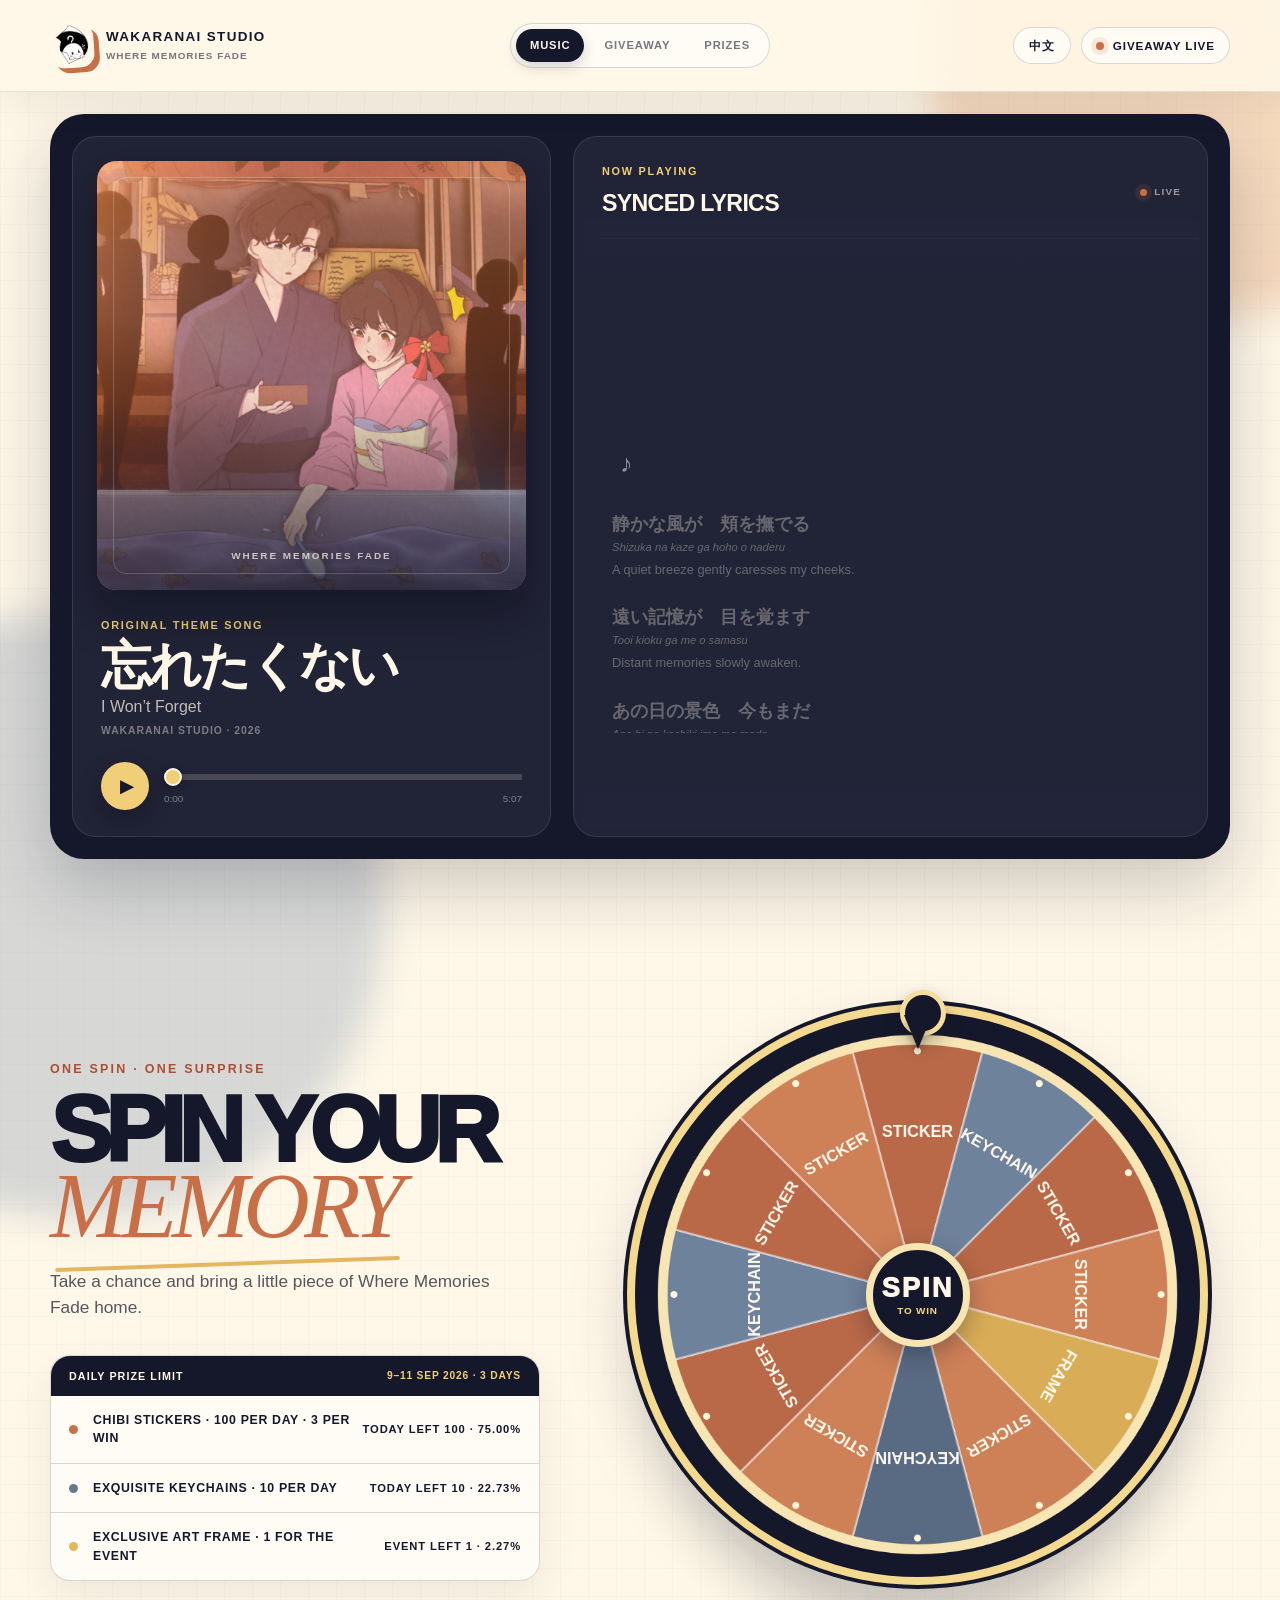
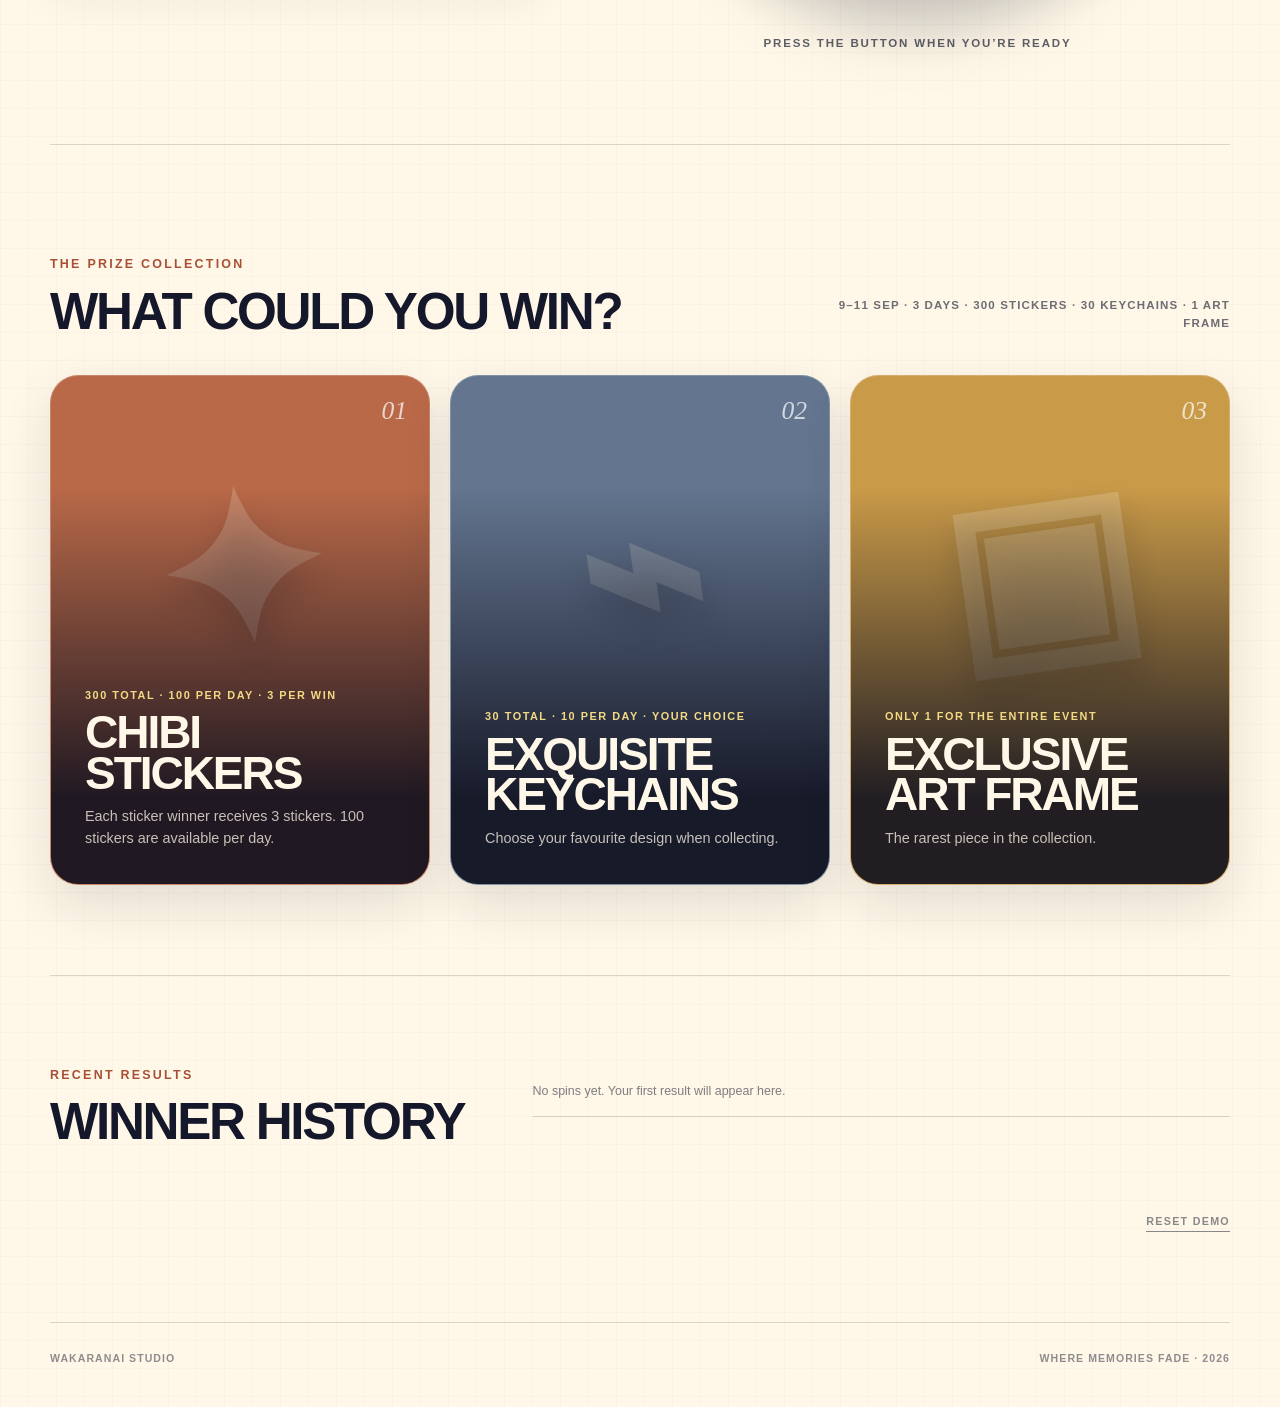
<file: index.html>
<!doctype html>
<html lang="en">
<head>
  <meta charset="utf-8">
  <meta name="viewport" content="width=device-width, initial-scale=1">
  <meta name="description" content="Spin the Wakaranai Studio giveaway wheel for a chance to win exclusive Where Memories Fade merchandise.">
  <meta name="theme-color" content="#15172b">
  <title>Where Memories Fade — Giveaway</title>
  <link rel="stylesheet" href="website.css">
</head>
<body class="intro-playing">
  <div class="site-intro" id="site-intro" aria-hidden="true">
    <div class="site-intro-glow"></div>
    <div class="site-intro-content">
      <span class="site-intro-mark"><img src="logo.png" alt=""></span>
      <p>WAKARANAI STUDIO</p>
      <h1>WHERE MEMORIES FADE</h1>
      <span class="site-intro-line"></span>
    </div>
  </div>

  <section class="mobile-block" aria-labelledby="desktop-only-title">
    <div class="mobile-block-mark"><img src="logo.png" alt=""></div>
    <p>WAKARANAI STUDIO</p>
    <h1 id="desktop-only-title" data-i18n="desktopOnly">DESKTOP ONLY</h1>
    <span data-i18n="desktopMessage">This giveaway experience is designed for computers. Please open it on a desktop or laptop.</span>
  </section>

  <div class="ambient ambient-one" aria-hidden="true"></div>
  <div class="ambient ambient-two" aria-hidden="true"></div>

  <header class="site-header">
    <a class="brand" href="#top" aria-label="Wakaranai Studio giveaway home">
      <span class="brand-mark"><img src="logo.png" alt=""></span>
      <span>
        <strong>WAKARANAI STUDIO</strong>
        <small>WHERE MEMORIES FADE</small>
      </span>
    </a>
    <nav class="site-nav" aria-label="Page sections">
      <a class="is-active" href="#music" data-i18n="navMusic" aria-current="page">MUSIC</a>
      <a href="#giveaway" data-i18n="navGiveaway">GIVEAWAY</a>
      <a href="#prizes" data-i18n="navPrizes">PRIZES</a>
    </nav>
    <div class="header-actions">
      <button class="language-toggle" id="language-toggle" type="button" aria-label="切换至中文">中文</button>
      <div class="live-pill"><span aria-hidden="true"></span><b data-i18n="giveawayLive">GIVEAWAY LIVE</b></div>
    </div>
  </header>

  <main id="top">
    <section class="music-experience" id="music" data-nav-section aria-labelledby="song-title">
      <div class="music-player">
        <div class="album-art">
          <img src="picture.jpg" alt="Where Memories Fade song cover">
          <small>WHERE MEMORIES FADE</small>
        </div>

        <div class="track-info">
          <p class="track-label" data-i18n="originalSong">ORIGINAL THEME SONG</p>
          <h2 id="song-title">忘れたくない</h2>
          <p class="track-translation" data-i18n="songTranslatedTitle">I Won’t Forget</p>
          <p class="track-artist">WAKARANAI STUDIO · 2026</p>

          <audio id="theme-audio" src="audio.mpeg" preload="metadata"></audio>
          <div class="audio-controls">
            <button class="audio-play" id="audio-play" type="button" aria-label="Play">
              <span id="audio-play-icon">▶</span>
            </button>
            <div class="audio-timeline">
              <input id="audio-progress" type="range" min="0" max="1000" value="0" aria-label="Song progress">
              <div class="audio-time">
                <time id="audio-current">0:00</time>
                <time id="audio-duration">5:07</time>
              </div>
            </div>
          </div>
        </div>
      </div>

      <div class="lyrics-card">
        <div class="lyrics-heading">
          <div>
            <p data-i18n="nowPlaying">NOW PLAYING</p>
            <h2 data-i18n="syncedLyrics">SYNCED LYRICS</h2>
          </div>
          <span class="lyrics-live"><i></i><b data-i18n="lyricsLive">LIVE</b></span>
        </div>
        <div class="lyrics-scroll" id="lyrics-scroll" aria-live="off"></div>
      </div>
    </section>

    <section class="hero" id="giveaway" data-nav-section aria-labelledby="giveaway-title">
      <div class="hero-copy">
        <p class="eyebrow" data-i18n="oneSpin">ONE SPIN · ONE SURPRISE</p>
        <h1 id="giveaway-title"><span data-i18n="spinYour">SPIN YOUR</span><br><em data-i18n="memory">MEMORY</em></h1>
        <p class="intro" data-i18n="intro">Take a chance and bring a little piece of Where Memories Fade home.</p>

        <div class="stock-panel" aria-label="Prize quantities remaining">
          <div class="stock-panel-heading">
            <span data-i18n="dailyStock">DAILY PRIZE LIMIT</span>
            <strong data-i18n="eventDates">9–11 SEP 2026 · 3 DAYS</strong>
          </div>
          <div class="stock-row">
            <span class="stock-dot sticker-dot" aria-hidden="true"></span>
            <span data-i18n="stickerStock">CHIBI STICKERS · 100 PER DAY · 3 PER WIN</span>
            <strong><span data-i18n="todayRemaining">TODAY LEFT</span> <span id="sticker-count">100</span> · <span id="sticker-probability">75.00%</span></strong>
          </div>
          <div class="stock-row">
            <span class="stock-dot keychain-dot" aria-hidden="true"></span>
            <span data-i18n="keychainStock">EXQUISITE KEYCHAINS · 10 PER DAY</span>
            <strong><span data-i18n="todayRemaining">TODAY LEFT</span> <span id="keychain-count">10</span> · <span id="keychain-probability">22.73%</span></strong>
          </div>
          <div class="stock-row">
            <span class="stock-dot frame-dot" aria-hidden="true"></span>
            <span data-i18n="frameStock">EXCLUSIVE ART FRAME · 1 FOR THE EVENT</span>
            <strong><span data-i18n="eventRemaining">EVENT LEFT</span> <span id="frame-count">1</span> · <span id="frame-probability">2.27%</span></strong>
          </div>
        </div>
      </div>

      <div class="game-panel">
        <div class="wheel-stage">
          <div class="pointer" aria-hidden="true"><span></span></div>
          <div class="wheel-shell">
            <canvas id="wheel" width="760" height="760" role="img" aria-label="Giveaway wheel with chibi sticker, exquisite keychain and exclusive art frame prize spaces"></canvas>
            <button class="spin-button" id="spin-button" type="button">
              <span data-i18n="spin">SPIN</span>
              <small data-i18n="toWin">TO WIN</small>
            </button>
          </div>
        </div>
        <p class="game-status" id="game-status" aria-live="polite">PRESS THE BUTTON WHEN YOU’RE READY</p>
      </div>
    </section>

    <section class="prizes" id="prizes" data-nav-section aria-labelledby="prize-title">
      <div class="section-heading">
        <div>
          <p class="eyebrow" data-i18n="collection">THE PRIZE COLLECTION</p>
          <h2 id="prize-title" data-i18n="whatWin">WHAT COULD YOU WIN?</h2>
        </div>
        <p class="prize-event-note" data-i18n="eventSummary">9–11 SEP · 3 DAYS · 300 STICKERS · 30 KEYCHAINS · 1 ART FRAME</p>
      </div>

      <div class="prize-grid">
        <article class="prize-card prize-card-sticker">
          <div class="prize-number">01</div>
          <div class="artwork" aria-hidden="true"><span class="prize-glyph">✦</span></div>
          <div class="prize-copy">
            <span class="quantity" data-i18n="stickerQuantity">300 TOTAL · 100 PER DAY · 3 PER WIN</span>
            <h3 data-i18n="stickerName">CHIBI STICKERS</h3>
            <p data-i18n="stickerDescription">Each sticker winner receives 3 stickers. 100 stickers are available per day.</p>
          </div>
        </article>

        <article class="prize-card prize-card-keychain">
          <div class="prize-number">02</div>
          <div class="artwork" aria-hidden="true"><span class="prize-glyph">⌁</span></div>
          <div class="prize-copy">
            <span class="quantity" data-i18n="keychainQuantity">30 TOTAL · 10 PER DAY · YOUR CHOICE</span>
            <h3 data-i18n="keychainName">EXQUISITE KEYCHAINS</h3>
            <p data-i18n="keychainDescription">Choose your favourite design when collecting.</p>
          </div>
        </article>

        <article class="prize-card prize-card-frame">
          <div class="prize-number">03</div>
          <div class="artwork" aria-hidden="true"><span class="prize-glyph">▣</span></div>
          <div class="prize-copy">
            <span class="quantity" data-i18n="frameQuantity">ONLY 1 FOR THE ENTIRE EVENT</span>
            <h3 data-i18n="frameName">EXCLUSIVE ART FRAME</h3>
            <p data-i18n="frameDescription">The rarest piece in the collection.</p>
          </div>
        </article>
      </div>
    </section>

    <section class="history-section" aria-labelledby="history-title">
      <div>
        <p class="eyebrow" data-i18n="recentResults">RECENT RESULTS</p>
        <h2 id="history-title" data-i18n="winnerHistory">WINNER HISTORY</h2>
      </div>
      <ol id="history-list" class="history-list">
        <li class="empty-history" data-i18n="noSpins">No spins yet. Your first result will appear here.</li>
      </ol>
      <button class="text-button" id="reset-button" type="button" data-i18n="resetDemo">RESET DEMO</button>
    </section>
  </main>

  <footer>
    <span>WAKARANAI STUDIO</span>
    <span data-i18n="footerTitle">WHERE MEMORIES FADE · 2026</span>
  </footer>

  <dialog class="result-dialog" id="result-dialog">
    <button class="dialog-close" id="dialog-close" type="button" aria-label="Close result">×</button>
    <p class="eyebrow" data-i18n="wheelSpoken">THE WHEEL HAS SPOKEN</p>
    <div class="result-image-wrap" id="result-glyph" aria-hidden="true">✦</div>
    <p class="result-kicker" data-i18n="congratulations">CONGRATULATIONS!</p>
    <h2 id="result-name">CHIBI STICKERS</h2>
    <p id="result-note">You won a little memory to keep.</p>
    <button class="dialog-action" id="dialog-action" type="button" data-i18n="claimedClose">CLAIMED · CLOSE</button>
  </dialog>

  <div class="confetti" id="confetti" aria-hidden="true"></div>

  <div class="language-transition" id="language-transition" aria-hidden="true">
    <small>WAKARANAI STUDIO</small>
    <strong id="language-transition-label">中文</strong>
    <span></span>
  </div>

  <script>
    (() => {
      const STORAGE_KEY = "wakaranai-giveaway-v4";
      const LANGUAGE_KEY = "wakaranai-giveaway-language";
      const initialStock = { sticker: 100, keychain: 10, frame: 1 };
      const translations = {
        en: {
          desktopOnly: "DESKTOP ONLY",
          desktopMessage: "This giveaway experience is designed for computers. Please open it on a desktop or laptop.",
          giveawayLive: "GIVEAWAY LIVE",
          dailyStock: "DAILY PRIZE LIMIT",
          eventDates: "9–11 SEP 2026 · 3 DAYS",
          todayRemaining: "TODAY LEFT",
          eventRemaining: "EVENT LEFT",
          navMusic: "MUSIC",
          navGiveaway: "GIVEAWAY",
          navPrizes: "PRIZES",
          originalSong: "ORIGINAL THEME SONG",
          songTranslatedTitle: "I Won’t Forget",
          nowPlaying: "NOW PLAYING",
          syncedLyrics: "SYNCED LYRICS",
          lyricsLive: "LIVE",
          playSong: "Play song",
          pauseSong: "Pause song",
          songProgress: "Song progress",
          oneSpin: "ONE SPIN · ONE SURPRISE",
          spinYour: "SPIN YOUR",
          memory: "MEMORY",
          intro: "Take a chance and bring a little piece of Where Memories Fade home.",
          stickerStock: "CHIBI STICKERS · 100 PER DAY · 3 PER WIN",
          keychainStock: "EXQUISITE KEYCHAINS · 10 PER DAY",
          frameStock: "EXCLUSIVE ART FRAME · 1 FOR THE EVENT",
          stickerName: "CHIBI STICKERS",
          keychainName: "EXQUISITE KEYCHAINS",
          frameName: "EXCLUSIVE ART FRAME",
          remaining: "REMAINING",
          spin: "SPIN",
          toWin: "TO WIN",
          collection: "THE PRIZE COLLECTION",
          whatWin: "WHAT COULD YOU WIN?",
          eventSummary: "9–11 SEP · 3 DAYS · 300 STICKERS · 30 KEYCHAINS · 1 ART FRAME",
          stickerQuantity: "300 TOTAL · 100 PER DAY · 3 PER WIN",
          stickerDescription: "Each sticker winner receives 3 stickers. 100 stickers are available per day.",
          keychainQuantity: "30 TOTAL · 10 PER DAY · YOUR CHOICE",
          keychainDescription: "Choose your favourite design when collecting.",
          frameQuantity: "ONLY 1 FOR THE ENTIRE EVENT",
          frameDescription: "The rarest piece in the collection.",
          recentResults: "RECENT RESULTS",
          winnerHistory: "WINNER HISTORY",
          noSpins: "No spins yet. Your first result will appear here.",
          resetDemo: "RESET DEMO",
          footerTitle: "WHERE MEMORIES FADE · 2026",
          wheelSpoken: "THE WHEEL HAS SPOKEN",
          congratulations: "CONGRATULATIONS!",
          claimedClose: "CLAIMED · CLOSE",
          stickerNote: "You won 3 chibi stickers!",
          keychainNote: "Choose your favourite design when collecting.",
          frameNote: "You found the rarest prize in the collection!",
          ready: "PRESS THE BUTTON WHEN YOU’RE READY",
          soldOut: "ALL PRIZES HAVE BEEN CLAIMED",
          turning: "THE MEMORIES ARE TURNING…",
          waitResult: "WAIT… IS THAT THE RESULT?",
          oneMore: "ONE MORE!",
          youWon: "YOU WON: {prize}",
          justNow: "JUST NOW",
          resetConfirm: "Reset all prize quantities and winner history?",
          closeResult: "Close result",
          wheelLabel: "Giveaway wheel with chibi sticker, exquisite keychain and exclusive art frame prize spaces",
          stickerWheel: "STICKER",
          keychainWheel: "KEYCHAIN",
          frameWheel: "FRAME"
        },
        zh: {
          desktopOnly: "仅限电脑端",
          desktopMessage: "此抽奖页面专为电脑设计，请使用桌面电脑或笔记本电脑打开。",
          giveawayLive: "抽奖进行中",
          dailyStock: "每日奖品限量",
          eventDates: "2026年9月9日至11日 · 共3天",
          todayRemaining: "今日剩余",
          eventRemaining: "活动剩余",
          navMusic: "歌曲",
          navGiveaway: "抽奖",
          navPrizes: "奖品",
          originalSong: "《回忆入长冬》原创主题曲",
          songTranslatedTitle: "不愿忘记",
          nowPlaying: "正在播放",
          syncedLyrics: "同步歌词",
          lyricsLive: "同步中",
          playSong: "播放歌曲",
          pauseSong: "暂停歌曲",
          songProgress: "歌曲进度",
          oneSpin: "一次转动 · 一份惊喜",
          spinYour: "转动你的",
          memory: "回忆",
          intro: "转动幸运轮盘，把《回忆入长冬》的一份回忆带回家。",
          stickerStock: "Q版贴纸 · 每天100张 · 每次中奖3张",
          keychainStock: "精美钥匙扣 · 每天10个",
          frameStock: "限定艺术相框 · 整个活动1个",
          stickerName: "Q版贴纸",
          keychainName: "精美钥匙扣",
          frameName: "限定艺术相框",
          remaining: "剩余",
          spin: "转动",
          toWin: "抽奖",
          collection: "奖品系列",
          whatWin: "你会抽到什么？",
          eventSummary: "9月9日至11日 · 共3天 · 贴纸300张 · 钥匙扣30个 · 相框1个",
          stickerQuantity: "总共300张 · 每天100张 · 每次中奖3张",
          stickerDescription: "每次抽中贴纸可获得3张；三天活动期间，每天限量100张。",
          keychainQuantity: "总共30个 · 每天10个 · 款式自选",
          keychainDescription: "领取时可选择自己喜欢的款式。",
          frameQuantity: "整个活动仅有1个",
          frameDescription: "本次奖品中最稀有的限定收藏。",
          recentResults: "最近结果",
          winnerHistory: "中奖记录",
          noSpins: "还没有抽奖记录，第一次结果会显示在这里。",
          resetDemo: "重置抽奖",
          footerTitle: "回忆入长冬 · 2026",
          wheelSpoken: "转盘结果揭晓",
          congratulations: "恭喜中奖！",
          claimedClose: "已领取 · 关闭",
          stickerNote: "你获得了3张Q版贴纸！",
          keychainNote: "领取时可自选喜欢的钥匙扣款式。",
          frameNote: "你抽中了本次最稀有的限定艺术相框！",
          ready: "准备好后，请按下中间的按钮",
          soldOut: "所有奖品已经送完",
          turning: "回忆正在转动……",
          waitResult: "等等……结果就是这个吗？",
          oneMore: "再跳一格！",
          youWon: "你抽中了：{prize}",
          justNow: "刚刚",
          resetConfirm: "确定要重置所有奖品数量和中奖记录吗？",
          closeResult: "关闭中奖结果",
          wheelLabel: "包含Q版贴纸、精美钥匙扣和限定艺术相框的抽奖转盘",
          stickerWheel: "贴纸",
          keychainWheel: "钥匙扣",
          frameWheel: "相框"
        }
      };
      const prizeData = {
        sticker: {
          nameKey: "stickerName",
          noteKey: "stickerNote",
          glyph: "✦",
          color: "#d58a57"
        },
        keychain: {
          nameKey: "keychainName",
          noteKey: "keychainNote",
          glyph: "⌁",
          color: "#6f829b"
        },
        frame: {
          nameKey: "frameName",
          noteKey: "frameNote",
          glyph: "▣",
          color: "#e8c375"
        }
      };

      const segments = [
        "sticker", "keychain", "sticker", "sticker",
        "frame", "sticker", "keychain", "sticker",
        "sticker", "keychain", "sticker", "sticker"
      ];

      const lyricLines = [
        { time: 0.8, jp: "静かな風が　頬を撫でる", roma: "Shizuka na kaze ga hoho o naderu", zh: "宁静的风，轻抚着脸颊", en: "A quiet breeze gently caresses my cheeks." },
        { time: 7.4, jp: "遠い記憶が　目を覚ます", roma: "Tooi kioku ga me o samasu", zh: "遥远的记忆，渐渐苏醒", en: "Distant memories slowly awaken." },
        { time: 14, jp: "あの日の景色　今もまだ", roma: "Ano hi no keshiki ima mo mada", zh: "那一天的景色，直到现在", en: "The scenery from that day still remains." },
        { time: 20.5, jp: "僕の心に　残ってる", roma: "Boku no kokoro ni nokotteru", zh: "依然留在我的心中", en: "It still lingers within my heart." },
        { time: 28, jp: "ページをめくれば　君がいる", roma: "Pēji o mekureba kimi ga iru", zh: "只要翻开那一页，就能看见你", en: "Whenever I turn the page, you are there." },
        { time: 34.5, jp: "笑い声さえ　聞こえるようで", roma: "Waraigoe sae kikoeru yō de", zh: "仿佛连你的笑声也还能听见", en: "It feels as though I can still hear your laughter." },
        { time: 41, jp: "何気ない日々　何気ない時間", roma: "Nanigenai hibi nanigenai jikan", zh: "那些平凡的日子、平凡的时光", en: "Those ordinary days and ordinary moments." },
        { time: 47.5, jp: "あれが幸せだったんだね", roma: "Are ga shiawase dattan da ne", zh: "原来那就是幸福啊", en: "I now realize that was what happiness meant." },
        { time: 55, jp: "君と歩いた　帰り道", roma: "Kimi to aruita kaerimichi", zh: "与你一起走过的回家路", en: "The road home that I once walked with you." },
        { time: 61.5, jp: "並んだ影が　伸びていた", roma: "Naranda kage ga nobite ita", zh: "并排的影子被夕阳拉长", en: "Our shadows stretched side by side." },
        { time: 68, jp: "当たり前だと　思っていた", roma: "Atarimae da to omotte ita", zh: "我一直以为这一切理所当然", en: "I thought it would always be this way." },
        { time: 74.5, jp: "この時間が　永遠だと", roma: "Kono jikan ga eien da to", zh: "以为这段时光会直到永远", en: "I believed these moments would last forever." },
        { time: 82, jp: "忘れたくない　あの日々を", roma: "Wasuretakunai ano hibi o", zh: "我不想忘记那些日子", en: "I do not want to forget those days." },
        { time: 88.5, jp: "忘れたくない　君の声を", roma: "Wasuretakunai kimi no koe o", zh: "我不想忘记你的声音", en: "I do not want to forget your voice." },
        { time: 95, jp: "遠くなっていく　記憶の中", roma: "Tōku natte iku kioku no naka", zh: "在逐渐远去的记忆中", en: "Within the memories that are slowly fading away." },
        { time: 101.5, jp: "今もまだ　君を探してる", roma: "Ima mo mada kimi o sagashiteru", zh: "直到现在，我依然在寻找你", en: "Even now, I am still searching for you." },
        { time: 108.5, jp: "もし時間を　戻せるなら", roma: "Moshi jikan o modoseru nara", zh: "如果能够让时间倒流", en: "If I could turn back time." },
        { time: 115, jp: "もう一度だけ　笑いたい", roma: "Mō ichido dake waraitai", zh: "我只想再和你笑一次", en: "I would like to laugh with you just one more time." },
        { time: 121.5, jp: "何気ないあの　一日を", roma: "Nanigenai ano ichinichi o", zh: "那一个看似平凡的日子", en: "That seemingly ordinary day." },
        { time: 128, jp: "もっと大切に　したかった", roma: "Motto taisetsu ni shitakatta", zh: "我多希望自己曾更加珍惜", en: "I wish I had treasured it more." },
        { time: 137, jp: "季節がまた　過ぎていく", roma: "Kisetsu ga mata sugite iku", zh: "季节又一次渐渐流逝", en: "The seasons continue to pass once again." },
        { time: 143.5, jp: "写真の中は　変わらない", roma: "Shashin no naka wa kawaranai", zh: "照片中的一切依然没有改变", en: "Everything inside the photograph remains unchanged." },
        { time: 150, jp: "手を伸ばしても　届かない", roma: "Te o nobashite mo todokanai", zh: "即使伸出手，也无法触及", en: "Even when I reach out, I cannot touch you." },
        { time: 156.5, jp: "君の笑顔が　霞んでいく", roma: "Kimi no egao ga kasunde iku", zh: "你的笑容正逐渐变得模糊", en: "Your smile is slowly fading from view." },
        { time: 165, jp: "忘れたくない　忘れたくない", roma: "Wasuretakunai wasuretakunai", zh: "我不想忘记，我不想忘记", en: "I do not want to forget. I do not want to forget." },
        { time: 172, jp: "そう願うほど　苦しくて", roma: "Sō negau hodo kurushikute", zh: "越是这样祈求，心里就越痛苦", en: "The more I wish for it, the more it hurts." },
        { time: 179, jp: "それでも僕は　この記憶を", roma: "Sore demo boku wa kono kioku o", zh: "即使如此，我依然会把这段记忆", en: "Even so, I will keep these memories." },
        { time: 186, jp: "胸の奥に　抱きしめる", roma: "Mune no oku ni dakishimeru", zh: "紧紧珍藏在内心深处", en: "Holding them tightly, deep within my heart." },
        { time: 196, jp: "まだ覚えてる？", roma: "Mada oboeteru?", zh: "你还记得吗？", en: "Do you still remember?" },
        { time: 202, jp: "あの日のこと", roma: "Ano hi no koto", zh: "那一天发生的事情", en: "What happened on that day?" },
        { time: 208, jp: "あなたと笑った", roma: "Anata to waratta", zh: "还有与你一起欢笑的", en: "When I laughed together with you." },
        { time: 214, jp: "あの時間を", roma: "Ano jikan o", zh: "那一段时光", en: "Those moments we once shared." },
        { time: 222, jp: "忘れたくない　君の声を", roma: "Wasuretakunai kimi no koe o", zh: "我不想忘记你的声音", en: "I do not want to forget your voice." },
        { time: 229, jp: "忘れないで　あの日々を", roma: "Wasurenaide ano hibi o", zh: "请不要忘记那些日子", en: "Please do not forget those days." },
        { time: 236, jp: "遠くなっていく　記憶の中", roma: "Tōku natte iku kioku no naka", zh: "在逐渐远去的记忆中", en: "Within the memories that are slowly fading away." },
        { time: 243, jp: "私はここに　いるから", roma: "Watashi wa koko ni iru kara", zh: "因为我一直都在这里", en: "Because I will always be here." },
        { time: 250, jp: "たとえいつか　消えてしまっても", roma: "Tatoe itsuka kiete shimatte mo", zh: "即使有一天，一切都会消失", en: "Even if everything disappears someday." },
        { time: 257, jp: "心の中で　また会える", roma: "Kokoro no naka de mata aeru", zh: "我们依然能够在心中再次相见", en: "We can still meet again within our hearts." },
        { time: 266, jp: "ありがとう", roma: "Arigatō", zh: "谢谢你", en: "Thank you." },
        { time: 271, jp: "出会えてよかった", roma: "Deaete yokatta", zh: "能够与你相遇，真的太好了", en: "I am so glad that I met you." },
        { time: 276, jp: "時間を忘れないで", roma: "Jikan o wasurenaide", zh: "请不要忘记我们拥有过的时光", en: "Please do not forget the time we shared." },
        { time: 281, jp: "待って……", roma: "Matte…", zh: "等等……", en: "Wait…" },
        { time: 285.5, jp: "もう少しだけ……", roma: "Mō sukoshi dake…", zh: "再多留一会儿就好……", en: "Stay just a little longer…" },
        { time: 289, jp: "君といた日々を", roma: "Kimi to ita hibi o", zh: "与你共度过的那些日子", en: "The days that I spent with you." },
        { time: 293, jp: "僕は忘れない", roma: "Boku wa wasurenai", zh: "我永远不会忘记", en: "I will never forget them." },
        { time: 298.5, jp: "忘れないで……", roma: "Wasurenaide…", zh: "请不要忘记……", en: "Please do not forget…" }
      ];
      // Each timestamp below is the actual beginning of that lyric in audio.mpeg.
      // Keep this list in the same order as lyricLines; no automatic stretching.
      const alignedLyricTimes = [
        26.00, 32.82, 39.28, 44.50, 50.98, 55.82, 62.82, 69.56,
        75.52, 81.20, 89.16, 95.04, 103.20, 109.34, 116.82, 121.62,
        128.82, 134.48, 141.38, 147.44, 156.08, 162.50, 168.10, 173.34,
        180.64, 186.80, 192.30, 199.30, 205.68, 208.96, 212.68, 215.60,
        218.36, 223.72, 229.58, 235.34, 241.68, 248.28, 255.12, 256.48,
        259.78, 269.08, 279.75, 283.02, 285.37, 292.34
      ];

      lyricLines.forEach((line, index) => {
        line.time = alignedLyricTimes[index];
      });

      [0, 100.24, 153.26, 264.82, 270.30, 288.98, 295.58].forEach(time => {
        lyricLines.push({ time, instrumental: true, jp: "♪" });
      });
      lyricLines.sort((a, b) => a.time - b.time);

      function syncedLyricTime(line) {
        return line.time;
      }

      const canvas = document.getElementById("wheel");
      const ctx = canvas.getContext("2d");
      const spinButton = document.getElementById("spin-button");
      const statusText = document.getElementById("game-status");
      const dialog = document.getElementById("result-dialog");
      const closeButton = document.getElementById("dialog-close");
      const actionButton = document.getElementById("dialog-action");
      const resetButton = document.getElementById("reset-button");
      const languageButton = document.getElementById("language-toggle");
      const historyList = document.getElementById("history-list");
      const confettiRoot = document.getElementById("confetti");
      const languageTransition = document.getElementById("language-transition");
      const languageTransitionLabel = document.getElementById("language-transition-label");
      const themeAudio = document.getElementById("theme-audio");
      const audioPlayButton = document.getElementById("audio-play");
      const audioPlayIcon = document.getElementById("audio-play-icon");
      const audioProgress = document.getElementById("audio-progress");
      const audioCurrent = document.getElementById("audio-current");
      const audioDuration = document.getElementById("audio-duration");
      const lyricsScroll = document.getElementById("lyrics-scroll");
      const siteIntro = document.getElementById("site-intro");
      const navLinks = [...document.querySelectorAll(".site-nav a")];
      const prefersReducedMotion = window.matchMedia("(prefers-reduced-motion: reduce)");

      let state = loadState();
      let currentLanguage = localStorage.getItem(LANGUAGE_KEY) === "zh" ? "zh" : "en";
      let currentRotation = 0;
      let spinning = false;
      let switchingLanguage = false;
      let statusKey = "ready";
      let statusPrize = null;
      let currentResult = null;
      let activeLyricIndex = -1;
      let audioAnimationFrame = null;
      let isSeeking = false;
      let audioContext;

      function t(key) {
        return translations[currentLanguage][key] || translations.en[key] || key;
      }

      function finishSiteIntro() {
        if (!siteIntro?.isConnected) return;
        siteIntro.remove();
        document.body.classList.remove("intro-playing");
      }

      siteIntro?.addEventListener("animationend", event => {
        if (event.target === siteIntro) finishSiteIntro();
      });
      window.setTimeout(finishSiteIntro, prefersReducedMotion.matches ? 350 : 3600);

      function setActiveNavigation(sectionId) {
        navLinks.forEach(link => {
          const isActive = link.getAttribute("href") === `#${sectionId}`;
          link.classList.toggle("is-active", isActive);
          if (isActive) link.setAttribute("aria-current", "page");
          else link.removeAttribute("aria-current");
        });
      }

      if ("IntersectionObserver" in window) {
        const sectionObserver = new IntersectionObserver(entries => {
          const current = entries
            .filter(entry => entry.isIntersecting)
            .sort((a, b) => b.intersectionRatio - a.intersectionRatio)[0];
          if (current) setActiveNavigation(current.target.id);
        }, {
          rootMargin: "-18% 0px -52% 0px",
          threshold: [0, .15, .35, .55]
        });
        document.querySelectorAll("[data-nav-section]").forEach(section => sectionObserver.observe(section));
      }

      navLinks.forEach(link => {
        link.addEventListener("click", () => setActiveNavigation(link.hash.slice(1)));
      });

      function setStatus(key, prizeType = null) {
        statusKey = key;
        statusPrize = prizeType;
        const prizeName = prizeType ? t(prizeData[prizeType].nameKey) : "";
        statusText.textContent = t(key).replace("{prize}", prizeName);
      }

      function applyLanguage() {
        document.documentElement.lang = currentLanguage === "zh" ? "zh-Hans" : "en";
        document.querySelectorAll("[data-i18n]").forEach(element => {
          element.textContent = t(element.dataset.i18n);
        });
        languageButton.textContent = currentLanguage === "en" ? "中文" : "EN";
        languageButton.setAttribute("aria-label", currentLanguage === "en" ? "切换至中文" : "Switch to English");
        closeButton.setAttribute("aria-label", t("closeResult"));
        canvas.setAttribute("aria-label", t("wheelLabel"));
        audioPlayButton.setAttribute("aria-label", themeAudio.paused ? t("playSong") : t("pauseSong"));
        audioProgress.setAttribute("aria-label", t("songProgress"));
        setStatus(statusKey, statusPrize);
        if (currentResult) {
          document.getElementById("result-name").textContent = t(prizeData[currentResult].nameKey);
          document.getElementById("result-note").textContent = t(prizeData[currentResult].noteKey);
        }
        drawWheel();
        updateInterface();
        renderLyrics();
      }

      function formatTime(seconds) {
        if (!Number.isFinite(seconds)) return "0:00";
        const minutes = Math.floor(seconds / 60);
        const remainder = Math.floor(seconds % 60).toString().padStart(2, "0");
        return `${minutes}:${remainder}`;
      }

      function renderLyrics() {
        lyricsScroll.innerHTML = lyricLines.map((line, index) => `
          <button class="lyric-line${line.instrumental ? " is-instrumental" : ""}" type="button" data-index="${index}" data-time="${syncedLyricTime(line).toFixed(3)}">
            <span class="lyric-japanese" data-text="${line.jp}">${line.jp}</span>
            ${line.instrumental ? "" : `<span class="lyric-romanized">${line.roma}</span>
            <span class="lyric-translation">${currentLanguage === "zh" ? line.zh : line.en}</span>`}
          </button>
        `).join("");
        activeLyricIndex = -1;
        syncLyrics(true);
      }

      function syncLyrics(forceScroll = false) {
        const duration = themeAudio.duration || 307.152;
        const songProgress = Math.max(0, Math.min(1, themeAudio.currentTime / duration));
        if (!isSeeking) {
          audioProgress.value = Math.round(songProgress * 1000) || 0;
          audioProgress.style.setProperty("--audio-progress", `${songProgress * 100}%`);
        }
        audioCurrent.textContent = formatTime(themeAudio.currentTime);

        let nextIndex = -1;
        for (let index = 0; index < lyricLines.length; index++) {
          if (themeAudio.currentTime >= syncedLyricTime(lyricLines[index])) nextIndex = index;
          else break;
        }

        const lines = lyricsScroll.querySelectorAll(".lyric-line");
        const lineChanged = nextIndex !== activeLyricIndex;
        if (lineChanged || forceScroll) {
          activeLyricIndex = nextIndex;
          lines.forEach((line, index) => {
            line.classList.toggle("is-active", index === activeLyricIndex);
            line.querySelector(".lyric-japanese")?.style.setProperty("--karaoke-progress", "0%");
          });
        }

        const activeLine = activeLyricIndex >= 0 ? lines[activeLyricIndex] : null;
        if (activeLine && (lineChanged || forceScroll)) {
          activeLine.scrollIntoView({
            behavior: isSeeking || prefersReducedMotion.matches ? "auto" : "smooth",
            block: "center"
          });
        }

        if (activeLine && !lyricLines[activeLyricIndex].instrumental) {
          const lineStart = syncedLyricTime(lyricLines[activeLyricIndex]);
          const lineEnd = activeLyricIndex < lyricLines.length - 1
            ? syncedLyricTime(lyricLines[activeLyricIndex + 1])
            : duration;
          const lineProgress = Math.max(0, Math.min(1,
            (themeAudio.currentTime - lineStart) / Math.max(.1, lineEnd - lineStart)
          ));
          activeLine.querySelector(".lyric-japanese")?.style.setProperty(
            "--karaoke-progress",
            `${lineProgress * 100}%`
          );
        }
      }

      function runKaraokeAnimation() {
        cancelAnimationFrame(audioAnimationFrame);
        const updateFrame = () => {
          syncLyrics();
          if (!themeAudio.paused && !themeAudio.ended) {
            audioAnimationFrame = requestAnimationFrame(updateFrame);
          }
        };
        audioAnimationFrame = requestAnimationFrame(updateFrame);
      }

      function seekToSliderPosition() {
        const duration = themeAudio.duration || 307.152;
        const sliderProgress = Number(audioProgress.value) / Number(audioProgress.max);
        audioProgress.style.setProperty("--audio-progress", `${sliderProgress * 100}%`);
        themeAudio.currentTime = sliderProgress * duration;
        audioCurrent.textContent = formatTime(themeAudio.currentTime);
        syncLyrics();
      }

      function beginSeeking(event) {
        if (isSeeking) return;
        isSeeking = true;
        if (!themeAudio.paused) themeAudio.pause();
        if (event?.pointerId !== undefined && audioProgress.setPointerCapture) {
          try { audioProgress.setPointerCapture(event.pointerId); } catch (error) {}
        }
      }

      async function finishSeeking() {
        if (!isSeeking) return;
        seekToSliderPosition();
        isSeeking = false;
        syncLyrics(true);
        try { await themeAudio.play(); } catch (error) {}
      }

      function playFromLyric(index) {
        const lyric = lyricLines[index];
        if (!lyric) return;

        if (themeAudio.readyState < 1) {
          themeAudio.addEventListener("loadedmetadata", () => playFromLyric(index), { once: true });
          themeAudio.load();
          return;
        }

        const targetTime = syncedLyricTime(lyric);
        themeAudio.pause();
        themeAudio.currentTime = targetTime;
        syncLyrics(true);

        themeAudio.addEventListener("playing", () => {
          if (Math.abs(themeAudio.currentTime - targetTime) > .75) {
            themeAudio.currentTime = targetTime;
          }
          syncLyrics(true);
        }, { once: true });

        const playRequest = themeAudio.play();
        if (playRequest) playRequest.catch(() => {});
      }

      function updateAudioButton() {
        audioPlayIcon.textContent = themeAudio.paused ? "▶" : "Ⅱ";
        audioPlayButton.setAttribute("aria-label", themeAudio.paused ? t("playSong") : t("pauseSong"));
        document.querySelector(".music-player").classList.toggle("is-playing", !themeAudio.paused);
      }

      function loadState() {
        try {
          const saved = JSON.parse(localStorage.getItem(STORAGE_KEY));
          if (saved && saved.stock && Array.isArray(saved.history)) {
            return {
              stock: {
                sticker: Math.max(0, Number(saved.stock.sticker) || 0),
                keychain: Math.max(0, Number(saved.stock.keychain) || 0),
                frame: Math.max(0, Number(saved.stock.frame) || 0)
              },
              history: saved.history.slice(0, 8)
            };
          }
        } catch (error) {}
        return { stock: { ...initialStock }, history: [] };
      }

      function saveState() {
        localStorage.setItem(STORAGE_KEY, JSON.stringify(state));
      }

      function secureRandom(max) {
        if (max <= 0) return 0;
        if (window.crypto && window.crypto.getRandomValues) {
          const values = new Uint32Array(1);
          const limit = Math.floor(0x100000000 / max) * max;
          do window.crypto.getRandomValues(values); while (values[0] >= limit);
          return values[0] % max;
        }
        return Math.floor(Math.random() * max);
      }

      function weightedPrize() {
        const stickerSets = Math.floor(state.stock.sticker / 3);
        const total = stickerSets + state.stock.keychain + state.stock.frame;
        if (!total) return null;
        let ticket = secureRandom(total);
        if (ticket < stickerSets) return "sticker";
        ticket -= stickerSets;
        if (ticket < state.stock.keychain) return "keychain";
        return "frame";
      }

      function drawWheel() {
        const size = canvas.width;
        const center = size / 2;
        const radius = center - 18;
        const angle = (Math.PI * 2) / segments.length;
        const palette = {
          sticker: ["#b96948", "#ce8057"],
          keychain: ["#596a83", "#6f829b"],
          frame: ["#d9ad57", "#edc972"]
        };

        ctx.clearRect(0, 0, size, size);
        ctx.save();
        ctx.translate(center, center);

        segments.forEach((type, index) => {
          const start = -Math.PI / 2 - angle / 2 + index * angle;
          const end = start + angle;
          ctx.beginPath();
          ctx.moveTo(0, 0);
          ctx.arc(0, 0, radius, start, end);
          ctx.closePath();
          ctx.fillStyle = palette[type][index % 2];
          ctx.fill();
          ctx.strokeStyle = "rgba(255,255,255,.48)";
          ctx.lineWidth = 3;
          ctx.stroke();

          ctx.save();
          ctx.rotate(start + angle / 2);
          ctx.translate(radius * 0.64, 0);
          ctx.rotate(Math.PI / 2);
          ctx.textAlign = "center";
          ctx.fillStyle = "#fff9ed";
          ctx.font = "700 23px Arial, sans-serif";
          const wheelText = type === "sticker" ? t("stickerWheel") : type === "keychain" ? t("keychainWheel") : t("frameWheel");
          ctx.fillText(wheelText, 0, 8);
          ctx.restore();
        });

        ctx.beginPath();
        ctx.arc(0, 0, radius, 0, Math.PI * 2);
        ctx.strokeStyle = "#f7e5b4";
        ctx.lineWidth = 14;
        ctx.stroke();

        for (let index = 0; index < segments.length; index++) {
          const dotAngle = -Math.PI / 2 + index * angle;
          ctx.beginPath();
          ctx.arc(Math.cos(dotAngle) * (radius - 16), Math.sin(dotAngle) * (radius - 16), 5, 0, Math.PI * 2);
          ctx.fillStyle = "#fff7dc";
          ctx.fill();
        }
        ctx.restore();
      }

      function wait(ms) {
        return new Promise(resolve => window.setTimeout(resolve, ms));
      }

      function transitionWheel(rotation, duration, timing) {
        return new Promise(resolve => {
          const finish = () => {
            canvas.removeEventListener("transitionend", finish);
            resolve();
          };
          canvas.addEventListener("transitionend", finish, { once: true });
          canvas.style.transition = `transform ${duration}ms ${timing}`;
          requestAnimationFrame(() => {
            canvas.style.transform = `rotate(${rotation}rad)`;
          });
          window.setTimeout(finish, duration + 160);
        });
      }

      function tickSound(frequency = 420, length = 0.035) {
        try {
          audioContext ||= new (window.AudioContext || window.webkitAudioContext)();
          const oscillator = audioContext.createOscillator();
          const gain = audioContext.createGain();
          oscillator.frequency.value = frequency;
          gain.gain.setValueAtTime(0.035, audioContext.currentTime);
          gain.gain.exponentialRampToValueAtTime(0.001, audioContext.currentTime + length);
          oscillator.connect(gain).connect(audioContext.destination);
          oscillator.start();
          oscillator.stop(audioContext.currentTime + length);
        } catch (error) {}
      }

      async function spin() {
        if (spinning) return;
        const result = weightedPrize();
        if (!result) {
          setStatus("soldOut");
          spinButton.disabled = true;
          return;
        }

        spinning = true;
        spinButton.disabled = true;
        languageButton.disabled = true;
        spinButton.classList.add("is-spinning");
        setStatus("turning");

        const matchingSegments = segments
          .map((type, index) => type === result ? index : -1)
          .filter(index => index >= 0);
        const finalIndex = matchingSegments[secureRandom(matchingSegments.length)];
        const apparentIndex = (finalIndex + 1) % segments.length;
        const segmentAngle = (Math.PI * 2) / segments.length;
        const fullTurn = Math.PI * 2;
        const normalized = ((currentRotation % fullTurn) + fullTurn) % fullTurn;
        const apparentBase = ((-apparentIndex * segmentAngle % fullTurn) + fullTurn) % fullTurn;
        let delta = apparentBase - normalized;
        if (delta < 0) delta += fullTurn;
        const fastDuration = prefersReducedMotion.matches ? 650 : 5200;
        const pauseDuration = prefersReducedMotion.matches ? 120 : 520;
        const jumpDuration = prefersReducedMotion.matches ? 180 : 410;

        currentRotation += fullTurn * (prefersReducedMotion.matches ? 1 : 6) + delta;
        await transitionWheel(currentRotation, fastDuration, "cubic-bezier(.12,.78,.16,1)");
        setStatus("waitResult");
        tickSound(290, 0.07);
        await wait(pauseDuration);

        setStatus("oneMore");
        document.querySelector(".pointer").classList.add("is-jumping");
        currentRotation += segmentAngle;
        await transitionWheel(currentRotation, jumpDuration, "cubic-bezier(.16,.9,.24,1.28)");
        tickSound(640, 0.09);
        document.querySelector(".pointer").classList.remove("is-jumping");

        state.stock[result] -= result === "sticker" ? 3 : 1;
        state.history.unshift({
          type: result,
          time: new Date().toISOString()
        });
        state.history = state.history.slice(0, 8);
        saveState();
        updateInterface();
        showResult(result);
        spinning = false;
        spinButton.classList.remove("is-spinning");
        spinButton.disabled = totalRemaining() === 0;
        languageButton.disabled = false;
      }

      function totalRemaining() {
        return Math.floor(state.stock.sticker / 3) + state.stock.keychain + state.stock.frame;
      }

      function updateInterface() {
        document.getElementById("sticker-count").textContent = state.stock.sticker;
        document.getElementById("keychain-count").textContent = state.stock.keychain;
        document.getElementById("frame-count").textContent = state.stock.frame;

        const stickerSets = Math.floor(state.stock.sticker / 3);
        const total = stickerSets + state.stock.keychain + state.stock.frame;
        const percentage = amount => total ? `${(amount / total * 100).toFixed(2)}%` : "0.00%";
        document.getElementById("sticker-probability").textContent = percentage(stickerSets);
        document.getElementById("keychain-probability").textContent = percentage(state.stock.keychain);
        document.getElementById("frame-probability").textContent = percentage(state.stock.frame);

        if (!state.history.length) {
          historyList.innerHTML = `<li class="empty-history">${t("noSpins")}</li>`;
          return;
        }
        historyList.innerHTML = state.history.map((entry, index) => {
          const date = new Date(entry.time);
          const time = Number.isNaN(date.getTime())
            ? t("justNow")
            : date.toLocaleTimeString(currentLanguage === "zh" ? "zh-CN" : "en", { hour: "2-digit", minute: "2-digit" });
          return `<li>
            <span class="history-index">${String(index + 1).padStart(2, "0")}</span>
            <span class="history-swatch" style="--swatch:${prizeData[entry.type]?.color || "#d58a57"}"></span>
            <strong>${t(prizeData[entry.type]?.nameKey || "stickerName")}</strong>
            <time>${time}</time>
          </li>`;
        }).join("");
      }

      function showResult(type) {
        const prize = prizeData[type];
        currentResult = type;
        document.getElementById("result-glyph").textContent = prize.glyph;
        document.getElementById("result-name").textContent = t(prize.nameKey);
        document.getElementById("result-note").textContent = t(prize.noteKey);
        setStatus("youWon", type);
        launchConfetti(prize.color);
        if (typeof dialog.showModal === "function") dialog.showModal();
        else dialog.setAttribute("open", "");
      }

      function launchConfetti(accent) {
        confettiRoot.innerHTML = "";
        const colors = [accent, "#f2d081", "#fff7e6", "#788aa4", "#b96948"];
        for (let index = 0; index < 72; index++) {
          const piece = document.createElement("span");
          piece.style.setProperty("--x", `${secureRandom(100)}vw`);
          piece.style.setProperty("--delay", `${secureRandom(420)}ms`);
          piece.style.setProperty("--duration", `${1600 + secureRandom(1300)}ms`);
          piece.style.setProperty("--color", colors[secureRandom(colors.length)]);
          piece.style.setProperty("--rotate", `${secureRandom(720) - 360}deg`);
          confettiRoot.appendChild(piece);
        }
        window.setTimeout(() => { confettiRoot.innerHTML = ""; }, 3600);
      }

      function closeDialog() {
        if (typeof dialog.close === "function") dialog.close();
        else dialog.removeAttribute("open");
      }

      audioPlayButton.addEventListener("click", async () => {
        if (themeAudio.paused) {
          try { await themeAudio.play(); } catch (error) {}
        } else {
          themeAudio.pause();
        }
        updateAudioButton();
      });

      themeAudio.addEventListener("play", () => {
        updateAudioButton();
        runKaraokeAnimation();
      });
      themeAudio.addEventListener("pause", () => {
        cancelAnimationFrame(audioAnimationFrame);
        updateAudioButton();
        syncLyrics();
      });
      themeAudio.addEventListener("timeupdate", () => syncLyrics());
      themeAudio.addEventListener("loadedmetadata", () => {
        audioDuration.textContent = formatTime(themeAudio.duration);
        syncLyrics(true);
      });
      themeAudio.addEventListener("ended", () => {
        cancelAnimationFrame(audioAnimationFrame);
        themeAudio.currentTime = 0;
        updateAudioButton();
        syncLyrics(true);
      });

      audioProgress.addEventListener("pointerdown", beginSeeking);
      audioProgress.addEventListener("pointerup", finishSeeking);
      audioProgress.addEventListener("pointercancel", finishSeeking);
      audioProgress.addEventListener("input", seekToSliderPosition);
      audioProgress.addEventListener("change", finishSeeking);

      lyricsScroll.addEventListener("click", event => {
        const line = event.target.closest(".lyric-line");
        if (!line) return;
        event.preventDefault();
        event.stopPropagation();
        const lyricIndex = Number.parseInt(line.dataset.index, 10);
        if (!Number.isInteger(lyricIndex)) return;
        playFromLyric(lyricIndex);
      });

      spinButton.addEventListener("click", spin);
      closeButton.addEventListener("click", closeDialog);
      actionButton.addEventListener("click", closeDialog);
      dialog.addEventListener("click", event => {
        if (event.target === dialog) closeDialog();
      });
      resetButton.addEventListener("click", () => {
        const confirmed = window.confirm(t("resetConfirm"));
        if (!confirmed) return;
        state = { stock: { ...initialStock }, history: [] };
        saveState();
        updateInterface();
        spinButton.disabled = false;
        currentResult = null;
        setStatus("ready");
      });

      languageButton.addEventListener("click", async () => {
        if (spinning || switchingLanguage) return;
        switchingLanguage = true;
        languageButton.disabled = true;
        const targetLanguage = currentLanguage === "en" ? "zh" : "en";
        const coverDuration = prefersReducedMotion.matches ? 30 : 520;
        const revealDuration = prefersReducedMotion.matches ? 30 : 680;

        languageTransitionLabel.textContent = targetLanguage === "zh" ? "中文" : "ENGLISH";
        languageTransition.classList.remove("is-leaving");
        languageTransition.classList.add("is-active", "is-entering");
        await wait(coverDuration);

        currentLanguage = targetLanguage;
        localStorage.setItem(LANGUAGE_KEY, currentLanguage);
        applyLanguage();
        languageTransition.classList.remove("is-entering");
        languageTransition.classList.add("is-leaving");
        await wait(revealDuration);

        languageTransition.classList.remove("is-active", "is-leaving");
        languageButton.disabled = false;
        switchingLanguage = false;
      });

      applyLanguage();
      spinButton.disabled = totalRemaining() === 0;
      if (spinButton.disabled) setStatus("soldOut");
    })();
  </script>
</body>
</html>
</file>
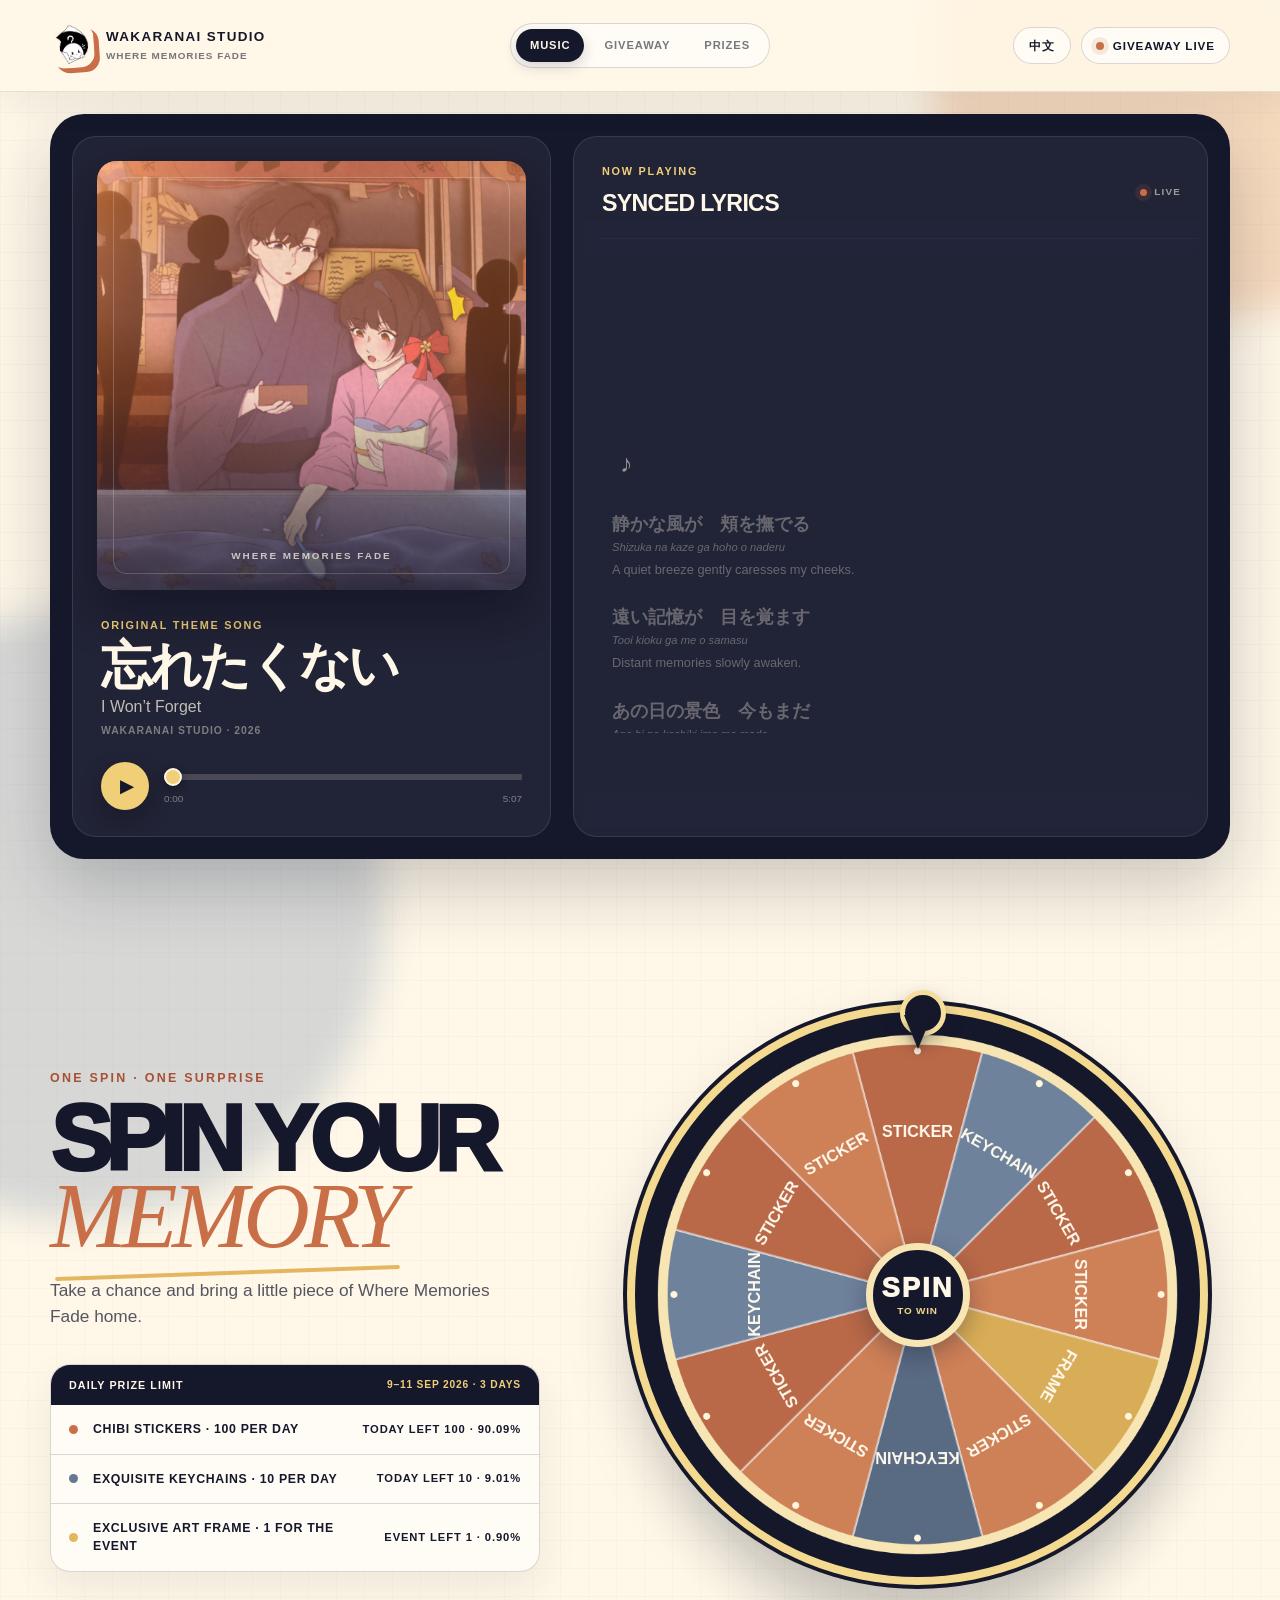
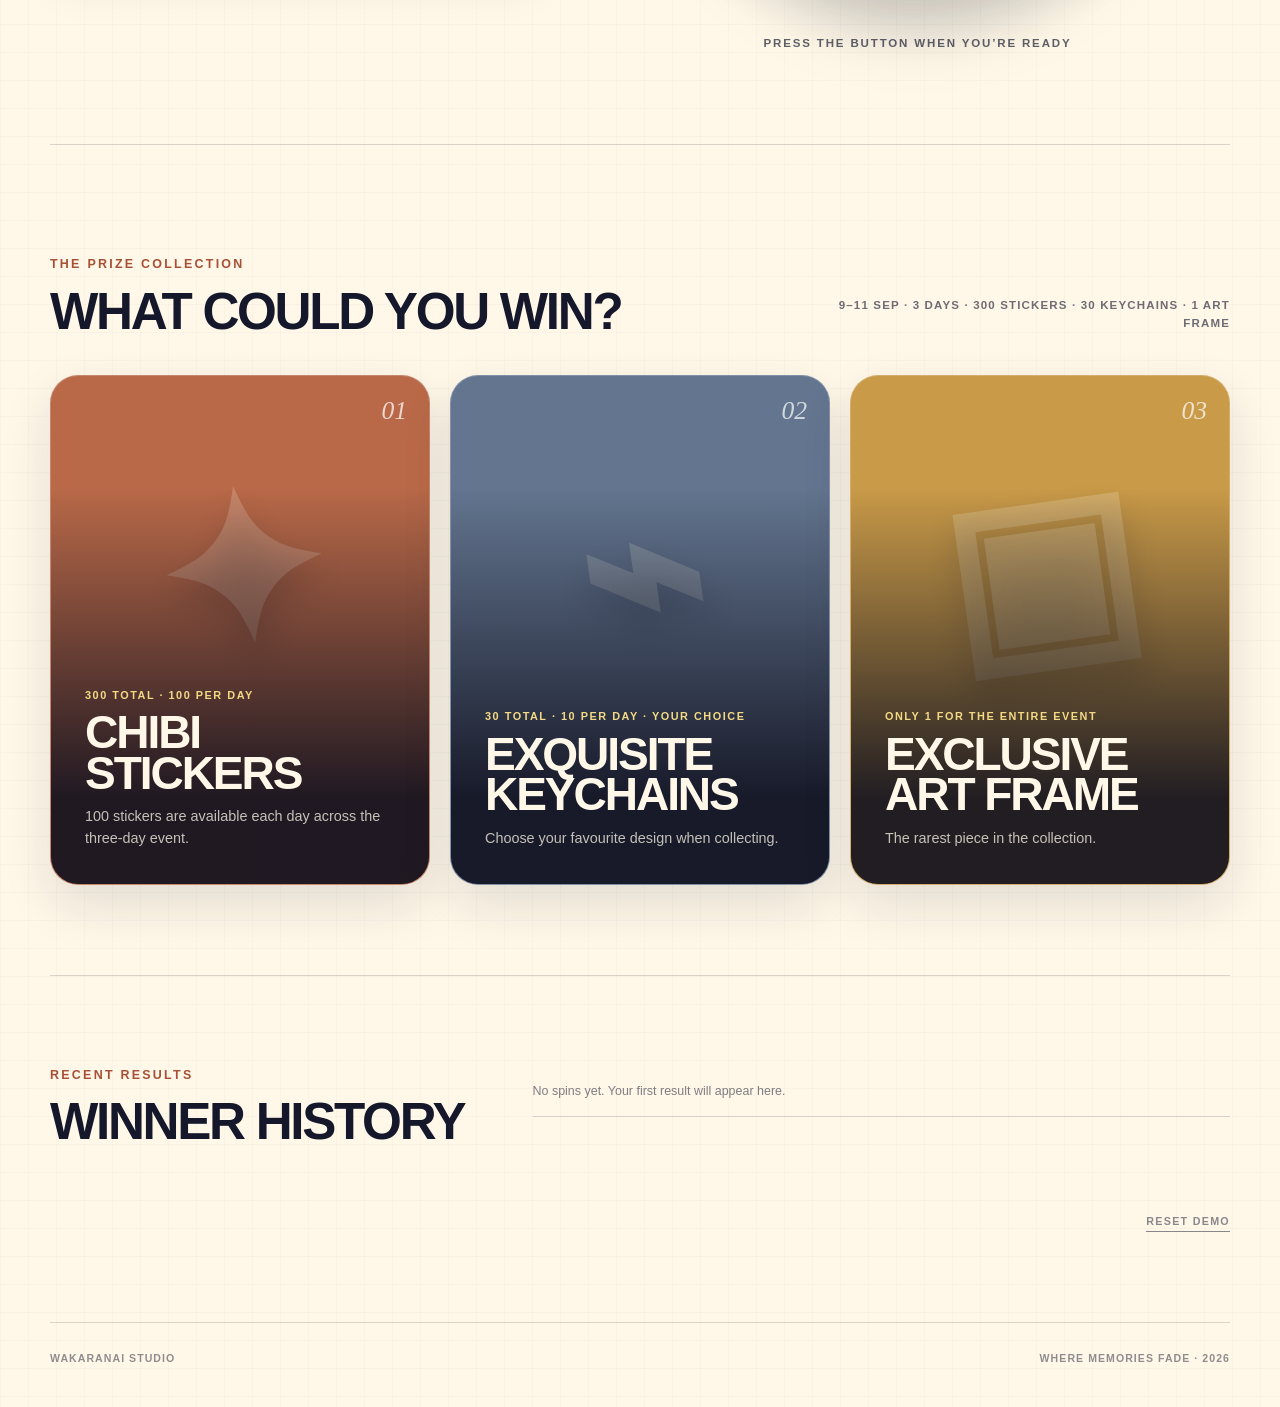
<file: webstiite.html>
<!doctype html>
<html lang="en">
<head>
  <meta charset="utf-8">
  <meta name="viewport" content="width=device-width, initial-scale=1">
  <meta name="description" content="Spin the Wakaranai Studio giveaway wheel for a chance to win exclusive Where Memories Fade merchandise.">
  <meta name="theme-color" content="#15172b">
  <title>Where Memories Fade — Giveaway</title>
  <link rel="stylesheet" href="website.css">
</head>
<body class="intro-playing">
  <div class="site-intro" id="site-intro" aria-hidden="true">
    <div class="site-intro-glow"></div>
    <div class="site-intro-content">
      <span class="site-intro-mark"><img src="logo.png" alt=""></span>
      <p>WAKARANAI STUDIO</p>
      <h1>WHERE MEMORIES FADE</h1>
      <span class="site-intro-line"></span>
    </div>
  </div>

  <section class="mobile-block" aria-labelledby="desktop-only-title">
    <div class="mobile-block-mark"><img src="logo.png" alt=""></div>
    <p>WAKARANAI STUDIO</p>
    <h1 id="desktop-only-title" data-i18n="desktopOnly">DESKTOP ONLY</h1>
    <span data-i18n="desktopMessage">This giveaway experience is designed for computers. Please open it on a desktop or laptop.</span>
  </section>

  <div class="ambient ambient-one" aria-hidden="true"></div>
  <div class="ambient ambient-two" aria-hidden="true"></div>

  <header class="site-header">
    <a class="brand" href="#top" aria-label="Wakaranai Studio giveaway home">
      <span class="brand-mark"><img src="logo.png" alt=""></span>
      <span>
        <strong>WAKARANAI STUDIO</strong>
        <small>WHERE MEMORIES FADE</small>
      </span>
    </a>
    <nav class="site-nav" aria-label="Page sections">
      <a class="is-active" href="#music" data-i18n="navMusic" aria-current="page">MUSIC</a>
      <a href="#giveaway" data-i18n="navGiveaway">GIVEAWAY</a>
      <a href="#prizes" data-i18n="navPrizes">PRIZES</a>
    </nav>
    <div class="header-actions">
      <button class="language-toggle" id="language-toggle" type="button" aria-label="切换至中文">中文</button>
      <div class="live-pill"><span aria-hidden="true"></span><b data-i18n="giveawayLive">GIVEAWAY LIVE</b></div>
    </div>
  </header>

  <main id="top">
    <section class="music-experience" id="music" data-nav-section aria-labelledby="song-title">
      <div class="music-player">
        <div class="album-art">
          <img src="picture.jpg" alt="Where Memories Fade song cover">
          <small>WHERE MEMORIES FADE</small>
        </div>

        <div class="track-info">
          <p class="track-label" data-i18n="originalSong">ORIGINAL THEME SONG</p>
          <h2 id="song-title">忘れたくない</h2>
          <p class="track-translation" data-i18n="songTranslatedTitle">I Won’t Forget</p>
          <p class="track-artist">WAKARANAI STUDIO · 2026</p>

          <audio id="theme-audio" src="audio.mpeg" preload="metadata"></audio>
          <div class="audio-controls">
            <button class="audio-play" id="audio-play" type="button" aria-label="Play">
              <span id="audio-play-icon">▶</span>
            </button>
            <div class="audio-timeline">
              <input id="audio-progress" type="range" min="0" max="1000" value="0" aria-label="Song progress">
              <div class="audio-time">
                <time id="audio-current">0:00</time>
                <time id="audio-duration">5:07</time>
              </div>
            </div>
          </div>
        </div>
      </div>

      <div class="lyrics-card">
        <div class="lyrics-heading">
          <div>
            <p data-i18n="nowPlaying">NOW PLAYING</p>
            <h2 data-i18n="syncedLyrics">SYNCED LYRICS</h2>
          </div>
          <span class="lyrics-live"><i></i><b data-i18n="lyricsLive">LIVE</b></span>
        </div>
        <div class="lyrics-scroll" id="lyrics-scroll" aria-live="off"></div>
      </div>
    </section>

    <section class="hero" id="giveaway" data-nav-section aria-labelledby="giveaway-title">
      <div class="hero-copy">
        <p class="eyebrow" data-i18n="oneSpin">ONE SPIN · ONE SURPRISE</p>
        <h1 id="giveaway-title"><span data-i18n="spinYour">SPIN YOUR</span><br><em data-i18n="memory">MEMORY</em></h1>
        <p class="intro" data-i18n="intro">Take a chance and bring a little piece of Where Memories Fade home.</p>

        <div class="stock-panel" aria-label="Prize quantities remaining">
          <div class="stock-panel-heading">
            <span data-i18n="dailyStock">DAILY PRIZE LIMIT</span>
            <strong data-i18n="eventDates">9–11 SEP 2026 · 3 DAYS</strong>
          </div>
          <div class="stock-row">
            <span class="stock-dot sticker-dot" aria-hidden="true"></span>
            <span data-i18n="stickerStock">CHIBI STICKERS · 100 PER DAY</span>
            <strong><span data-i18n="todayRemaining">TODAY LEFT</span> <span id="sticker-count">100</span> · <span id="sticker-probability">90.09%</span></strong>
          </div>
          <div class="stock-row">
            <span class="stock-dot keychain-dot" aria-hidden="true"></span>
            <span data-i18n="keychainStock">EXQUISITE KEYCHAINS · 10 PER DAY</span>
            <strong><span data-i18n="todayRemaining">TODAY LEFT</span> <span id="keychain-count">10</span> · <span id="keychain-probability">9.01%</span></strong>
          </div>
          <div class="stock-row">
            <span class="stock-dot frame-dot" aria-hidden="true"></span>
            <span data-i18n="frameStock">EXCLUSIVE ART FRAME · 1 FOR THE EVENT</span>
            <strong><span data-i18n="eventRemaining">EVENT LEFT</span> <span id="frame-count">1</span> · <span id="frame-probability">0.90%</span></strong>
          </div>
        </div>
      </div>

      <div class="game-panel">
        <div class="wheel-stage">
          <div class="pointer" aria-hidden="true"><span></span></div>
          <div class="wheel-shell">
            <canvas id="wheel" width="760" height="760" role="img" aria-label="Giveaway wheel with chibi sticker, exquisite keychain and exclusive art frame prize spaces"></canvas>
            <button class="spin-button" id="spin-button" type="button">
              <span data-i18n="spin">SPIN</span>
              <small data-i18n="toWin">TO WIN</small>
            </button>
          </div>
        </div>
        <p class="game-status" id="game-status" aria-live="polite">PRESS THE BUTTON WHEN YOU’RE READY</p>
      </div>
    </section>

    <section class="prizes" id="prizes" data-nav-section aria-labelledby="prize-title">
      <div class="section-heading">
        <div>
          <p class="eyebrow" data-i18n="collection">THE PRIZE COLLECTION</p>
          <h2 id="prize-title" data-i18n="whatWin">WHAT COULD YOU WIN?</h2>
        </div>
        <p class="prize-event-note" data-i18n="eventSummary">9–11 SEP · 3 DAYS · 300 STICKERS · 30 KEYCHAINS · 1 ART FRAME</p>
      </div>

      <div class="prize-grid">
        <article class="prize-card prize-card-sticker">
          <div class="prize-number">01</div>
          <div class="artwork" aria-hidden="true"><span class="prize-glyph">✦</span></div>
          <div class="prize-copy">
            <span class="quantity" data-i18n="stickerQuantity">300 TOTAL · 100 PER DAY</span>
            <h3 data-i18n="stickerName">CHIBI STICKERS</h3>
            <p data-i18n="stickerDescription">100 stickers are available each day across the three-day event.</p>
          </div>
        </article>

        <article class="prize-card prize-card-keychain">
          <div class="prize-number">02</div>
          <div class="artwork" aria-hidden="true"><span class="prize-glyph">⌁</span></div>
          <div class="prize-copy">
            <span class="quantity" data-i18n="keychainQuantity">30 TOTAL · 10 PER DAY · YOUR CHOICE</span>
            <h3 data-i18n="keychainName">EXQUISITE KEYCHAINS</h3>
            <p data-i18n="keychainDescription">Choose your favourite design when collecting.</p>
          </div>
        </article>

        <article class="prize-card prize-card-frame">
          <div class="prize-number">03</div>
          <div class="artwork" aria-hidden="true"><span class="prize-glyph">▣</span></div>
          <div class="prize-copy">
            <span class="quantity" data-i18n="frameQuantity">ONLY 1 FOR THE ENTIRE EVENT</span>
            <h3 data-i18n="frameName">EXCLUSIVE ART FRAME</h3>
            <p data-i18n="frameDescription">The rarest piece in the collection.</p>
          </div>
        </article>
      </div>
    </section>

    <section class="history-section" aria-labelledby="history-title">
      <div>
        <p class="eyebrow" data-i18n="recentResults">RECENT RESULTS</p>
        <h2 id="history-title" data-i18n="winnerHistory">WINNER HISTORY</h2>
      </div>
      <ol id="history-list" class="history-list">
        <li class="empty-history" data-i18n="noSpins">No spins yet. Your first result will appear here.</li>
      </ol>
      <button class="text-button" id="reset-button" type="button" data-i18n="resetDemo">RESET DEMO</button>
    </section>
  </main>

  <footer>
    <span>WAKARANAI STUDIO</span>
    <span data-i18n="footerTitle">WHERE MEMORIES FADE · 2026</span>
  </footer>

  <dialog class="result-dialog" id="result-dialog">
    <button class="dialog-close" id="dialog-close" type="button" aria-label="Close result">×</button>
    <p class="eyebrow" data-i18n="wheelSpoken">THE WHEEL HAS SPOKEN</p>
    <div class="result-image-wrap" id="result-glyph" aria-hidden="true">✦</div>
    <p class="result-kicker" data-i18n="congratulations">CONGRATULATIONS!</p>
    <h2 id="result-name">CHIBI STICKERS</h2>
    <p id="result-note">You won a little memory to keep.</p>
    <button class="dialog-action" id="dialog-action" type="button" data-i18n="claimedClose">CLAIMED · CLOSE</button>
  </dialog>

  <div class="confetti" id="confetti" aria-hidden="true"></div>

  <div class="language-transition" id="language-transition" aria-hidden="true">
    <small>WAKARANAI STUDIO</small>
    <strong id="language-transition-label">中文</strong>
    <span></span>
  </div>

  <script>
    (() => {
      const STORAGE_KEY = "wakaranai-giveaway-v3";
      const LANGUAGE_KEY = "wakaranai-giveaway-language";
      const initialStock = { sticker: 100, keychain: 10, frame: 1 };
      const translations = {
        en: {
          desktopOnly: "DESKTOP ONLY",
          desktopMessage: "This giveaway experience is designed for computers. Please open it on a desktop or laptop.",
          giveawayLive: "GIVEAWAY LIVE",
          dailyStock: "DAILY PRIZE LIMIT",
          eventDates: "9–11 SEP 2026 · 3 DAYS",
          todayRemaining: "TODAY LEFT",
          eventRemaining: "EVENT LEFT",
          navMusic: "MUSIC",
          navGiveaway: "GIVEAWAY",
          navPrizes: "PRIZES",
          originalSong: "ORIGINAL THEME SONG",
          songTranslatedTitle: "I Won’t Forget",
          nowPlaying: "NOW PLAYING",
          syncedLyrics: "SYNCED LYRICS",
          lyricsLive: "LIVE",
          playSong: "Play song",
          pauseSong: "Pause song",
          songProgress: "Song progress",
          oneSpin: "ONE SPIN · ONE SURPRISE",
          spinYour: "SPIN YOUR",
          memory: "MEMORY",
          intro: "Take a chance and bring a little piece of Where Memories Fade home.",
          stickerStock: "CHIBI STICKERS · 100 PER DAY",
          keychainStock: "EXQUISITE KEYCHAINS · 10 PER DAY",
          frameStock: "EXCLUSIVE ART FRAME · 1 FOR THE EVENT",
          stickerName: "CHIBI STICKERS",
          keychainName: "EXQUISITE KEYCHAINS",
          frameName: "EXCLUSIVE ART FRAME",
          remaining: "REMAINING",
          spin: "SPIN",
          toWin: "TO WIN",
          collection: "THE PRIZE COLLECTION",
          whatWin: "WHAT COULD YOU WIN?",
          eventSummary: "9–11 SEP · 3 DAYS · 300 STICKERS · 30 KEYCHAINS · 1 ART FRAME",
          stickerQuantity: "300 TOTAL · 100 PER DAY",
          stickerDescription: "100 stickers are available each day across the three-day event.",
          keychainQuantity: "30 TOTAL · 10 PER DAY · YOUR CHOICE",
          keychainDescription: "Choose your favourite design when collecting.",
          frameQuantity: "ONLY 1 FOR THE ENTIRE EVENT",
          frameDescription: "The rarest piece in the collection.",
          recentResults: "RECENT RESULTS",
          winnerHistory: "WINNER HISTORY",
          noSpins: "No spins yet. Your first result will appear here.",
          resetDemo: "RESET DEMO",
          footerTitle: "WHERE MEMORIES FADE · 2026",
          wheelSpoken: "THE WHEEL HAS SPOKEN",
          congratulations: "CONGRATULATIONS!",
          claimedClose: "CLAIMED · CLOSE",
          stickerNote: "You won a chibi sticker!",
          keychainNote: "Choose your favourite design when collecting.",
          frameNote: "You found the rarest prize in the collection!",
          ready: "PRESS THE BUTTON WHEN YOU’RE READY",
          soldOut: "ALL PRIZES HAVE BEEN CLAIMED",
          turning: "THE MEMORIES ARE TURNING…",
          waitResult: "WAIT… IS THAT THE RESULT?",
          oneMore: "ONE MORE!",
          youWon: "YOU WON: {prize}",
          justNow: "JUST NOW",
          resetConfirm: "Reset all prize quantities and winner history?",
          closeResult: "Close result",
          wheelLabel: "Giveaway wheel with chibi sticker, exquisite keychain and exclusive art frame prize spaces",
          stickerWheel: "STICKER",
          keychainWheel: "KEYCHAIN",
          frameWheel: "FRAME"
        },
        zh: {
          desktopOnly: "仅限电脑端",
          desktopMessage: "此抽奖页面专为电脑设计，请使用桌面电脑或笔记本电脑打开。",
          giveawayLive: "抽奖进行中",
          dailyStock: "每日奖品限量",
          eventDates: "2026年9月9日至11日 · 共3天",
          todayRemaining: "今日剩余",
          eventRemaining: "活动剩余",
          navMusic: "歌曲",
          navGiveaway: "抽奖",
          navPrizes: "奖品",
          originalSong: "《回忆入长冬》原创主题曲",
          songTranslatedTitle: "不愿忘记",
          nowPlaying: "正在播放",
          syncedLyrics: "同步歌词",
          lyricsLive: "同步中",
          playSong: "播放歌曲",
          pauseSong: "暂停歌曲",
          songProgress: "歌曲进度",
          oneSpin: "一次转动 · 一份惊喜",
          spinYour: "转动你的",
          memory: "回忆",
          intro: "转动幸运轮盘，把《回忆入长冬》的一份回忆带回家。",
          stickerStock: "Q版贴纸 · 每天100张",
          keychainStock: "精美钥匙扣 · 每天10个",
          frameStock: "限定艺术相框 · 整个活动1个",
          stickerName: "Q版贴纸",
          keychainName: "精美钥匙扣",
          frameName: "限定艺术相框",
          remaining: "剩余",
          spin: "转动",
          toWin: "抽奖",
          collection: "奖品系列",
          whatWin: "你会抽到什么？",
          eventSummary: "9月9日至11日 · 共3天 · 贴纸300张 · 钥匙扣30个 · 相框1个",
          stickerQuantity: "总共300张 · 每天100张",
          stickerDescription: "三天活动期间，每天限量提供100张贴纸。",
          keychainQuantity: "总共30个 · 每天10个 · 款式自选",
          keychainDescription: "领取时可选择自己喜欢的款式。",
          frameQuantity: "整个活动仅有1个",
          frameDescription: "本次奖品中最稀有的限定收藏。",
          recentResults: "最近结果",
          winnerHistory: "中奖记录",
          noSpins: "还没有抽奖记录，第一次结果会显示在这里。",
          resetDemo: "重置抽奖",
          footerTitle: "回忆入长冬 · 2026",
          wheelSpoken: "转盘结果揭晓",
          congratulations: "恭喜中奖！",
          claimedClose: "已领取 · 关闭",
          stickerNote: "你获得了1张Q版贴纸！",
          keychainNote: "领取时可自选喜欢的钥匙扣款式。",
          frameNote: "你抽中了本次最稀有的限定艺术相框！",
          ready: "准备好后，请按下中间的按钮",
          soldOut: "所有奖品已经送完",
          turning: "回忆正在转动……",
          waitResult: "等等……结果就是这个吗？",
          oneMore: "再跳一格！",
          youWon: "你抽中了：{prize}",
          justNow: "刚刚",
          resetConfirm: "确定要重置所有奖品数量和中奖记录吗？",
          closeResult: "关闭中奖结果",
          wheelLabel: "包含Q版贴纸、精美钥匙扣和限定艺术相框的抽奖转盘",
          stickerWheel: "贴纸",
          keychainWheel: "钥匙扣",
          frameWheel: "相框"
        }
      };
      const prizeData = {
        sticker: {
          nameKey: "stickerName",
          noteKey: "stickerNote",
          glyph: "✦",
          color: "#d58a57"
        },
        keychain: {
          nameKey: "keychainName",
          noteKey: "keychainNote",
          glyph: "⌁",
          color: "#6f829b"
        },
        frame: {
          nameKey: "frameName",
          noteKey: "frameNote",
          glyph: "▣",
          color: "#e8c375"
        }
      };

      const segments = [
        "sticker", "keychain", "sticker", "sticker",
        "frame", "sticker", "keychain", "sticker",
        "sticker", "keychain", "sticker", "sticker"
      ];

      const lyricLines = [
        { time: 0.8, jp: "静かな風が　頬を撫でる", roma: "Shizuka na kaze ga hoho o naderu", zh: "宁静的风，轻抚着脸颊", en: "A quiet breeze gently caresses my cheeks." },
        { time: 7.4, jp: "遠い記憶が　目を覚ます", roma: "Tooi kioku ga me o samasu", zh: "遥远的记忆，渐渐苏醒", en: "Distant memories slowly awaken." },
        { time: 14, jp: "あの日の景色　今もまだ", roma: "Ano hi no keshiki ima mo mada", zh: "那一天的景色，直到现在", en: "The scenery from that day still remains." },
        { time: 20.5, jp: "僕の心に　残ってる", roma: "Boku no kokoro ni nokotteru", zh: "依然留在我的心中", en: "It still lingers within my heart." },
        { time: 28, jp: "ページをめくれば　君がいる", roma: "Pēji o mekureba kimi ga iru", zh: "只要翻开那一页，就能看见你", en: "Whenever I turn the page, you are there." },
        { time: 34.5, jp: "笑い声さえ　聞こえるようで", roma: "Waraigoe sae kikoeru yō de", zh: "仿佛连你的笑声也还能听见", en: "It feels as though I can still hear your laughter." },
        { time: 41, jp: "何気ない日々　何気ない時間", roma: "Nanigenai hibi nanigenai jikan", zh: "那些平凡的日子、平凡的时光", en: "Those ordinary days and ordinary moments." },
        { time: 47.5, jp: "あれが幸せだったんだね", roma: "Are ga shiawase dattan da ne", zh: "原来那就是幸福啊", en: "I now realize that was what happiness meant." },
        { time: 55, jp: "君と歩いた　帰り道", roma: "Kimi to aruita kaerimichi", zh: "与你一起走过的回家路", en: "The road home that I once walked with you." },
        { time: 61.5, jp: "並んだ影が　伸びていた", roma: "Naranda kage ga nobite ita", zh: "并排的影子被夕阳拉长", en: "Our shadows stretched side by side." },
        { time: 68, jp: "当たり前だと　思っていた", roma: "Atarimae da to omotte ita", zh: "我一直以为这一切理所当然", en: "I thought it would always be this way." },
        { time: 74.5, jp: "この時間が　永遠だと", roma: "Kono jikan ga eien da to", zh: "以为这段时光会直到永远", en: "I believed these moments would last forever." },
        { time: 82, jp: "忘れたくない　あの日々を", roma: "Wasuretakunai ano hibi o", zh: "我不想忘记那些日子", en: "I do not want to forget those days." },
        { time: 88.5, jp: "忘れたくない　君の声を", roma: "Wasuretakunai kimi no koe o", zh: "我不想忘记你的声音", en: "I do not want to forget your voice." },
        { time: 95, jp: "遠くなっていく　記憶の中", roma: "Tōku natte iku kioku no naka", zh: "在逐渐远去的记忆中", en: "Within the memories that are slowly fading away." },
        { time: 101.5, jp: "今もまだ　君を探してる", roma: "Ima mo mada kimi o sagashiteru", zh: "直到现在，我依然在寻找你", en: "Even now, I am still searching for you." },
        { time: 108.5, jp: "もし時間を　戻せるなら", roma: "Moshi jikan o modoseru nara", zh: "如果能够让时间倒流", en: "If I could turn back time." },
        { time: 115, jp: "もう一度だけ　笑いたい", roma: "Mō ichido dake waraitai", zh: "我只想再和你笑一次", en: "I would like to laugh with you just one more time." },
        { time: 121.5, jp: "何気ないあの　一日を", roma: "Nanigenai ano ichinichi o", zh: "那一个看似平凡的日子", en: "That seemingly ordinary day." },
        { time: 128, jp: "もっと大切に　したかった", roma: "Motto taisetsu ni shitakatta", zh: "我多希望自己曾更加珍惜", en: "I wish I had treasured it more." },
        { time: 137, jp: "季節がまた　過ぎていく", roma: "Kisetsu ga mata sugite iku", zh: "季节又一次渐渐流逝", en: "The seasons continue to pass once again." },
        { time: 143.5, jp: "写真の中は　変わらない", roma: "Shashin no naka wa kawaranai", zh: "照片中的一切依然没有改变", en: "Everything inside the photograph remains unchanged." },
        { time: 150, jp: "手を伸ばしても　届かない", roma: "Te o nobashite mo todokanai", zh: "即使伸出手，也无法触及", en: "Even when I reach out, I cannot touch you." },
        { time: 156.5, jp: "君の笑顔が　霞んでいく", roma: "Kimi no egao ga kasunde iku", zh: "你的笑容正逐渐变得模糊", en: "Your smile is slowly fading from view." },
        { time: 165, jp: "忘れたくない　忘れたくない", roma: "Wasuretakunai wasuretakunai", zh: "我不想忘记，我不想忘记", en: "I do not want to forget. I do not want to forget." },
        { time: 172, jp: "そう願うほど　苦しくて", roma: "Sō negau hodo kurushikute", zh: "越是这样祈求，心里就越痛苦", en: "The more I wish for it, the more it hurts." },
        { time: 179, jp: "それでも僕は　この記憶を", roma: "Sore demo boku wa kono kioku o", zh: "即使如此，我依然会把这段记忆", en: "Even so, I will keep these memories." },
        { time: 186, jp: "胸の奥に　抱きしめる", roma: "Mune no oku ni dakishimeru", zh: "紧紧珍藏在内心深处", en: "Holding them tightly, deep within my heart." },
        { time: 196, jp: "まだ覚えてる？", roma: "Mada oboeteru?", zh: "你还记得吗？", en: "Do you still remember?" },
        { time: 202, jp: "あの日のこと", roma: "Ano hi no koto", zh: "那一天发生的事情", en: "What happened on that day?" },
        { time: 208, jp: "あなたと笑った", roma: "Anata to waratta", zh: "还有与你一起欢笑的", en: "When I laughed together with you." },
        { time: 214, jp: "あの時間を", roma: "Ano jikan o", zh: "那一段时光", en: "Those moments we once shared." },
        { time: 222, jp: "忘れたくない　君の声を", roma: "Wasuretakunai kimi no koe o", zh: "我不想忘记你的声音", en: "I do not want to forget your voice." },
        { time: 229, jp: "忘れないで　あの日々を", roma: "Wasurenaide ano hibi o", zh: "请不要忘记那些日子", en: "Please do not forget those days." },
        { time: 236, jp: "遠くなっていく　記憶の中", roma: "Tōku natte iku kioku no naka", zh: "在逐渐远去的记忆中", en: "Within the memories that are slowly fading away." },
        { time: 243, jp: "私はここに　いるから", roma: "Watashi wa koko ni iru kara", zh: "因为我一直都在这里", en: "Because I will always be here." },
        { time: 250, jp: "たとえいつか　消えてしまっても", roma: "Tatoe itsuka kiete shimatte mo", zh: "即使有一天，一切都会消失", en: "Even if everything disappears someday." },
        { time: 257, jp: "心の中で　また会える", roma: "Kokoro no naka de mata aeru", zh: "我们依然能够在心中再次相见", en: "We can still meet again within our hearts." },
        { time: 266, jp: "ありがとう", roma: "Arigatō", zh: "谢谢你", en: "Thank you." },
        { time: 271, jp: "出会えてよかった", roma: "Deaete yokatta", zh: "能够与你相遇，真的太好了", en: "I am so glad that I met you." },
        { time: 276, jp: "時間を忘れないで", roma: "Jikan o wasurenaide", zh: "请不要忘记我们拥有过的时光", en: "Please do not forget the time we shared." },
        { time: 281, jp: "待って……", roma: "Matte…", zh: "等等……", en: "Wait…" },
        { time: 285.5, jp: "もう少しだけ……", roma: "Mō sukoshi dake…", zh: "再多留一会儿就好……", en: "Stay just a little longer…" },
        { time: 289, jp: "君といた日々を", roma: "Kimi to ita hibi o", zh: "与你共度过的那些日子", en: "The days that I spent with you." },
        { time: 293, jp: "僕は忘れない", roma: "Boku wa wasurenai", zh: "我永远不会忘记", en: "I will never forget them." },
        { time: 298.5, jp: "忘れないで……", roma: "Wasurenaide…", zh: "请不要忘记……", en: "Please do not forget…" }
      ];
      // Each timestamp below is the actual beginning of that lyric in audio.mpeg.
      // Keep this list in the same order as lyricLines; no automatic stretching.
      const alignedLyricTimes = [
        26.00, 32.82, 39.28, 44.50, 50.98, 55.82, 62.82, 69.56,
        75.52, 81.20, 89.16, 95.04, 103.20, 109.34, 116.82, 121.62,
        128.82, 134.48, 141.38, 147.44, 156.08, 162.50, 168.10, 173.34,
        180.64, 186.80, 192.30, 199.30, 205.68, 208.96, 212.68, 215.60,
        218.36, 223.72, 229.58, 235.34, 241.68, 248.28, 255.12, 256.48,
        259.78, 269.08, 279.75, 283.02, 285.37, 292.34
      ];

      lyricLines.forEach((line, index) => {
        line.time = alignedLyricTimes[index];
      });

      [0, 100.24, 153.26, 264.82, 270.30, 288.98, 295.58].forEach(time => {
        lyricLines.push({ time, instrumental: true, jp: "♪" });
      });
      lyricLines.sort((a, b) => a.time - b.time);

      function syncedLyricTime(line) {
        return line.time;
      }

      const canvas = document.getElementById("wheel");
      const ctx = canvas.getContext("2d");
      const spinButton = document.getElementById("spin-button");
      const statusText = document.getElementById("game-status");
      const dialog = document.getElementById("result-dialog");
      const closeButton = document.getElementById("dialog-close");
      const actionButton = document.getElementById("dialog-action");
      const resetButton = document.getElementById("reset-button");
      const languageButton = document.getElementById("language-toggle");
      const historyList = document.getElementById("history-list");
      const confettiRoot = document.getElementById("confetti");
      const languageTransition = document.getElementById("language-transition");
      const languageTransitionLabel = document.getElementById("language-transition-label");
      const themeAudio = document.getElementById("theme-audio");
      const audioPlayButton = document.getElementById("audio-play");
      const audioPlayIcon = document.getElementById("audio-play-icon");
      const audioProgress = document.getElementById("audio-progress");
      const audioCurrent = document.getElementById("audio-current");
      const audioDuration = document.getElementById("audio-duration");
      const lyricsScroll = document.getElementById("lyrics-scroll");
      const siteIntro = document.getElementById("site-intro");
      const navLinks = [...document.querySelectorAll(".site-nav a")];
      const prefersReducedMotion = window.matchMedia("(prefers-reduced-motion: reduce)");

      let state = loadState();
      let currentLanguage = localStorage.getItem(LANGUAGE_KEY) === "zh" ? "zh" : "en";
      let currentRotation = 0;
      let spinning = false;
      let switchingLanguage = false;
      let statusKey = "ready";
      let statusPrize = null;
      let currentResult = null;
      let activeLyricIndex = -1;
      let audioAnimationFrame = null;
      let isSeeking = false;
      let audioContext;

      function t(key) {
        return translations[currentLanguage][key] || translations.en[key] || key;
      }

      function finishSiteIntro() {
        if (!siteIntro?.isConnected) return;
        siteIntro.remove();
        document.body.classList.remove("intro-playing");
      }

      siteIntro?.addEventListener("animationend", event => {
        if (event.target === siteIntro) finishSiteIntro();
      });
      window.setTimeout(finishSiteIntro, prefersReducedMotion.matches ? 350 : 3600);

      function setActiveNavigation(sectionId) {
        navLinks.forEach(link => {
          const isActive = link.getAttribute("href") === `#${sectionId}`;
          link.classList.toggle("is-active", isActive);
          if (isActive) link.setAttribute("aria-current", "page");
          else link.removeAttribute("aria-current");
        });
      }

      if ("IntersectionObserver" in window) {
        const sectionObserver = new IntersectionObserver(entries => {
          const current = entries
            .filter(entry => entry.isIntersecting)
            .sort((a, b) => b.intersectionRatio - a.intersectionRatio)[0];
          if (current) setActiveNavigation(current.target.id);
        }, {
          rootMargin: "-18% 0px -52% 0px",
          threshold: [0, .15, .35, .55]
        });
        document.querySelectorAll("[data-nav-section]").forEach(section => sectionObserver.observe(section));
      }

      navLinks.forEach(link => {
        link.addEventListener("click", () => setActiveNavigation(link.hash.slice(1)));
      });

      function setStatus(key, prizeType = null) {
        statusKey = key;
        statusPrize = prizeType;
        const prizeName = prizeType ? t(prizeData[prizeType].nameKey) : "";
        statusText.textContent = t(key).replace("{prize}", prizeName);
      }

      function applyLanguage() {
        document.documentElement.lang = currentLanguage === "zh" ? "zh-Hans" : "en";
        document.querySelectorAll("[data-i18n]").forEach(element => {
          element.textContent = t(element.dataset.i18n);
        });
        languageButton.textContent = currentLanguage === "en" ? "中文" : "EN";
        languageButton.setAttribute("aria-label", currentLanguage === "en" ? "切换至中文" : "Switch to English");
        closeButton.setAttribute("aria-label", t("closeResult"));
        canvas.setAttribute("aria-label", t("wheelLabel"));
        audioPlayButton.setAttribute("aria-label", themeAudio.paused ? t("playSong") : t("pauseSong"));
        audioProgress.setAttribute("aria-label", t("songProgress"));
        setStatus(statusKey, statusPrize);
        if (currentResult) {
          document.getElementById("result-name").textContent = t(prizeData[currentResult].nameKey);
          document.getElementById("result-note").textContent = t(prizeData[currentResult].noteKey);
        }
        drawWheel();
        updateInterface();
        renderLyrics();
      }

      function formatTime(seconds) {
        if (!Number.isFinite(seconds)) return "0:00";
        const minutes = Math.floor(seconds / 60);
        const remainder = Math.floor(seconds % 60).toString().padStart(2, "0");
        return `${minutes}:${remainder}`;
      }

      function renderLyrics() {
        lyricsScroll.innerHTML = lyricLines.map((line, index) => `
          <button class="lyric-line${line.instrumental ? " is-instrumental" : ""}" type="button" data-index="${index}" data-time="${syncedLyricTime(line).toFixed(3)}">
            <span class="lyric-japanese" data-text="${line.jp}">${line.jp}</span>
            ${line.instrumental ? "" : `<span class="lyric-romanized">${line.roma}</span>
            <span class="lyric-translation">${currentLanguage === "zh" ? line.zh : line.en}</span>`}
          </button>
        `).join("");
        activeLyricIndex = -1;
        syncLyrics(true);
      }

      function syncLyrics(forceScroll = false) {
        const duration = themeAudio.duration || 307.152;
        const songProgress = Math.max(0, Math.min(1, themeAudio.currentTime / duration));
        if (!isSeeking) {
          audioProgress.value = Math.round(songProgress * 1000) || 0;
          audioProgress.style.setProperty("--audio-progress", `${songProgress * 100}%`);
        }
        audioCurrent.textContent = formatTime(themeAudio.currentTime);

        let nextIndex = -1;
        for (let index = 0; index < lyricLines.length; index++) {
          if (themeAudio.currentTime >= syncedLyricTime(lyricLines[index])) nextIndex = index;
          else break;
        }

        const lines = lyricsScroll.querySelectorAll(".lyric-line");
        const lineChanged = nextIndex !== activeLyricIndex;
        if (lineChanged || forceScroll) {
          activeLyricIndex = nextIndex;
          lines.forEach((line, index) => {
            line.classList.toggle("is-active", index === activeLyricIndex);
            line.querySelector(".lyric-japanese")?.style.setProperty("--karaoke-progress", "0%");
          });
        }

        const activeLine = activeLyricIndex >= 0 ? lines[activeLyricIndex] : null;
        if (activeLine && (lineChanged || forceScroll)) {
          activeLine.scrollIntoView({
            behavior: isSeeking || prefersReducedMotion.matches ? "auto" : "smooth",
            block: "center"
          });
        }

        if (activeLine && !lyricLines[activeLyricIndex].instrumental) {
          const lineStart = syncedLyricTime(lyricLines[activeLyricIndex]);
          const lineEnd = activeLyricIndex < lyricLines.length - 1
            ? syncedLyricTime(lyricLines[activeLyricIndex + 1])
            : duration;
          const lineProgress = Math.max(0, Math.min(1,
            (themeAudio.currentTime - lineStart) / Math.max(.1, lineEnd - lineStart)
          ));
          activeLine.querySelector(".lyric-japanese")?.style.setProperty(
            "--karaoke-progress",
            `${lineProgress * 100}%`
          );
        }
      }

      function runKaraokeAnimation() {
        cancelAnimationFrame(audioAnimationFrame);
        const updateFrame = () => {
          syncLyrics();
          if (!themeAudio.paused && !themeAudio.ended) {
            audioAnimationFrame = requestAnimationFrame(updateFrame);
          }
        };
        audioAnimationFrame = requestAnimationFrame(updateFrame);
      }

      function seekToSliderPosition() {
        const duration = themeAudio.duration || 307.152;
        const sliderProgress = Number(audioProgress.value) / Number(audioProgress.max);
        audioProgress.style.setProperty("--audio-progress", `${sliderProgress * 100}%`);
        themeAudio.currentTime = sliderProgress * duration;
        audioCurrent.textContent = formatTime(themeAudio.currentTime);
        syncLyrics();
      }

      function beginSeeking(event) {
        if (isSeeking) return;
        isSeeking = true;
        if (!themeAudio.paused) themeAudio.pause();
        if (event?.pointerId !== undefined && audioProgress.setPointerCapture) {
          try { audioProgress.setPointerCapture(event.pointerId); } catch (error) {}
        }
      }

      async function finishSeeking() {
        if (!isSeeking) return;
        seekToSliderPosition();
        isSeeking = false;
        syncLyrics(true);
        try { await themeAudio.play(); } catch (error) {}
      }

      function playFromLyric(index) {
        const lyric = lyricLines[index];
        if (!lyric) return;

        if (themeAudio.readyState < 1) {
          themeAudio.addEventListener("loadedmetadata", () => playFromLyric(index), { once: true });
          themeAudio.load();
          return;
        }

        const targetTime = syncedLyricTime(lyric);
        themeAudio.pause();
        themeAudio.currentTime = targetTime;
        syncLyrics(true);

        themeAudio.addEventListener("playing", () => {
          if (Math.abs(themeAudio.currentTime - targetTime) > .75) {
            themeAudio.currentTime = targetTime;
          }
          syncLyrics(true);
        }, { once: true });

        const playRequest = themeAudio.play();
        if (playRequest) playRequest.catch(() => {});
      }

      function updateAudioButton() {
        audioPlayIcon.textContent = themeAudio.paused ? "▶" : "Ⅱ";
        audioPlayButton.setAttribute("aria-label", themeAudio.paused ? t("playSong") : t("pauseSong"));
        document.querySelector(".music-player").classList.toggle("is-playing", !themeAudio.paused);
      }

      function loadState() {
        try {
          const saved = JSON.parse(localStorage.getItem(STORAGE_KEY));
          if (saved && saved.stock && Array.isArray(saved.history)) {
            return {
              stock: {
                sticker: Math.max(0, Number(saved.stock.sticker) || 0),
                keychain: Math.max(0, Number(saved.stock.keychain) || 0),
                frame: Math.max(0, Number(saved.stock.frame) || 0)
              },
              history: saved.history.slice(0, 8)
            };
          }
        } catch (error) {}
        return { stock: { ...initialStock }, history: [] };
      }

      function saveState() {
        localStorage.setItem(STORAGE_KEY, JSON.stringify(state));
      }

      function secureRandom(max) {
        if (max <= 0) return 0;
        if (window.crypto && window.crypto.getRandomValues) {
          const values = new Uint32Array(1);
          const limit = Math.floor(0x100000000 / max) * max;
          do window.crypto.getRandomValues(values); while (values[0] >= limit);
          return values[0] % max;
        }
        return Math.floor(Math.random() * max);
      }

      function weightedPrize() {
        const total = state.stock.sticker + state.stock.keychain + state.stock.frame;
        if (!total) return null;
        let ticket = secureRandom(total);
        if (ticket < state.stock.sticker) return "sticker";
        ticket -= state.stock.sticker;
        if (ticket < state.stock.keychain) return "keychain";
        return "frame";
      }

      function drawWheel() {
        const size = canvas.width;
        const center = size / 2;
        const radius = center - 18;
        const angle = (Math.PI * 2) / segments.length;
        const palette = {
          sticker: ["#b96948", "#ce8057"],
          keychain: ["#596a83", "#6f829b"],
          frame: ["#d9ad57", "#edc972"]
        };

        ctx.clearRect(0, 0, size, size);
        ctx.save();
        ctx.translate(center, center);

        segments.forEach((type, index) => {
          const start = -Math.PI / 2 - angle / 2 + index * angle;
          const end = start + angle;
          ctx.beginPath();
          ctx.moveTo(0, 0);
          ctx.arc(0, 0, radius, start, end);
          ctx.closePath();
          ctx.fillStyle = palette[type][index % 2];
          ctx.fill();
          ctx.strokeStyle = "rgba(255,255,255,.48)";
          ctx.lineWidth = 3;
          ctx.stroke();

          ctx.save();
          ctx.rotate(start + angle / 2);
          ctx.translate(radius * 0.64, 0);
          ctx.rotate(Math.PI / 2);
          ctx.textAlign = "center";
          ctx.fillStyle = "#fff9ed";
          ctx.font = "700 23px Arial, sans-serif";
          const wheelText = type === "sticker" ? t("stickerWheel") : type === "keychain" ? t("keychainWheel") : t("frameWheel");
          ctx.fillText(wheelText, 0, 8);
          ctx.restore();
        });

        ctx.beginPath();
        ctx.arc(0, 0, radius, 0, Math.PI * 2);
        ctx.strokeStyle = "#f7e5b4";
        ctx.lineWidth = 14;
        ctx.stroke();

        for (let index = 0; index < segments.length; index++) {
          const dotAngle = -Math.PI / 2 + index * angle;
          ctx.beginPath();
          ctx.arc(Math.cos(dotAngle) * (radius - 16), Math.sin(dotAngle) * (radius - 16), 5, 0, Math.PI * 2);
          ctx.fillStyle = "#fff7dc";
          ctx.fill();
        }
        ctx.restore();
      }

      function wait(ms) {
        return new Promise(resolve => window.setTimeout(resolve, ms));
      }

      function transitionWheel(rotation, duration, timing) {
        return new Promise(resolve => {
          const finish = () => {
            canvas.removeEventListener("transitionend", finish);
            resolve();
          };
          canvas.addEventListener("transitionend", finish, { once: true });
          canvas.style.transition = `transform ${duration}ms ${timing}`;
          requestAnimationFrame(() => {
            canvas.style.transform = `rotate(${rotation}rad)`;
          });
          window.setTimeout(finish, duration + 160);
        });
      }

      function tickSound(frequency = 420, length = 0.035) {
        try {
          audioContext ||= new (window.AudioContext || window.webkitAudioContext)();
          const oscillator = audioContext.createOscillator();
          const gain = audioContext.createGain();
          oscillator.frequency.value = frequency;
          gain.gain.setValueAtTime(0.035, audioContext.currentTime);
          gain.gain.exponentialRampToValueAtTime(0.001, audioContext.currentTime + length);
          oscillator.connect(gain).connect(audioContext.destination);
          oscillator.start();
          oscillator.stop(audioContext.currentTime + length);
        } catch (error) {}
      }

      async function spin() {
        if (spinning) return;
        const result = weightedPrize();
        if (!result) {
          setStatus("soldOut");
          spinButton.disabled = true;
          return;
        }

        spinning = true;
        spinButton.disabled = true;
        languageButton.disabled = true;
        spinButton.classList.add("is-spinning");
        setStatus("turning");

        const matchingSegments = segments
          .map((type, index) => type === result ? index : -1)
          .filter(index => index >= 0);
        const finalIndex = matchingSegments[secureRandom(matchingSegments.length)];
        const apparentIndex = (finalIndex + 1) % segments.length;
        const segmentAngle = (Math.PI * 2) / segments.length;
        const fullTurn = Math.PI * 2;
        const normalized = ((currentRotation % fullTurn) + fullTurn) % fullTurn;
        const apparentBase = ((-apparentIndex * segmentAngle % fullTurn) + fullTurn) % fullTurn;
        let delta = apparentBase - normalized;
        if (delta < 0) delta += fullTurn;
        const fastDuration = prefersReducedMotion.matches ? 650 : 5200;
        const pauseDuration = prefersReducedMotion.matches ? 120 : 520;
        const jumpDuration = prefersReducedMotion.matches ? 180 : 410;

        currentRotation += fullTurn * (prefersReducedMotion.matches ? 1 : 6) + delta;
        await transitionWheel(currentRotation, fastDuration, "cubic-bezier(.12,.78,.16,1)");
        setStatus("waitResult");
        tickSound(290, 0.07);
        await wait(pauseDuration);

        setStatus("oneMore");
        document.querySelector(".pointer").classList.add("is-jumping");
        currentRotation += segmentAngle;
        await transitionWheel(currentRotation, jumpDuration, "cubic-bezier(.16,.9,.24,1.28)");
        tickSound(640, 0.09);
        document.querySelector(".pointer").classList.remove("is-jumping");

        state.stock[result] -= 1;
        state.history.unshift({
          type: result,
          time: new Date().toISOString()
        });
        state.history = state.history.slice(0, 8);
        saveState();
        updateInterface();
        showResult(result);
        spinning = false;
        spinButton.classList.remove("is-spinning");
        spinButton.disabled = totalRemaining() === 0;
        languageButton.disabled = false;
      }

      function totalRemaining() {
        return state.stock.sticker + state.stock.keychain + state.stock.frame;
      }

      function updateInterface() {
        document.getElementById("sticker-count").textContent = state.stock.sticker;
        document.getElementById("keychain-count").textContent = state.stock.keychain;
        document.getElementById("frame-count").textContent = state.stock.frame;

        const total = state.stock.sticker + state.stock.keychain + state.stock.frame;
        const percentage = amount => total ? `${(amount / total * 100).toFixed(2)}%` : "0.00%";
        document.getElementById("sticker-probability").textContent = percentage(state.stock.sticker);
        document.getElementById("keychain-probability").textContent = percentage(state.stock.keychain);
        document.getElementById("frame-probability").textContent = percentage(state.stock.frame);

        if (!state.history.length) {
          historyList.innerHTML = `<li class="empty-history">${t("noSpins")}</li>`;
          return;
        }
        historyList.innerHTML = state.history.map((entry, index) => {
          const date = new Date(entry.time);
          const time = Number.isNaN(date.getTime())
            ? t("justNow")
            : date.toLocaleTimeString(currentLanguage === "zh" ? "zh-CN" : "en", { hour: "2-digit", minute: "2-digit" });
          return `<li>
            <span class="history-index">${String(index + 1).padStart(2, "0")}</span>
            <span class="history-swatch" style="--swatch:${prizeData[entry.type]?.color || "#d58a57"}"></span>
            <strong>${t(prizeData[entry.type]?.nameKey || "stickerName")}</strong>
            <time>${time}</time>
          </li>`;
        }).join("");
      }

      function showResult(type) {
        const prize = prizeData[type];
        currentResult = type;
        document.getElementById("result-glyph").textContent = prize.glyph;
        document.getElementById("result-name").textContent = t(prize.nameKey);
        document.getElementById("result-note").textContent = t(prize.noteKey);
        setStatus("youWon", type);
        launchConfetti(prize.color);
        if (typeof dialog.showModal === "function") dialog.showModal();
        else dialog.setAttribute("open", "");
      }

      function launchConfetti(accent) {
        confettiRoot.innerHTML = "";
        const colors = [accent, "#f2d081", "#fff7e6", "#788aa4", "#b96948"];
        for (let index = 0; index < 72; index++) {
          const piece = document.createElement("span");
          piece.style.setProperty("--x", `${secureRandom(100)}vw`);
          piece.style.setProperty("--delay", `${secureRandom(420)}ms`);
          piece.style.setProperty("--duration", `${1600 + secureRandom(1300)}ms`);
          piece.style.setProperty("--color", colors[secureRandom(colors.length)]);
          piece.style.setProperty("--rotate", `${secureRandom(720) - 360}deg`);
          confettiRoot.appendChild(piece);
        }
        window.setTimeout(() => { confettiRoot.innerHTML = ""; }, 3600);
      }

      function closeDialog() {
        if (typeof dialog.close === "function") dialog.close();
        else dialog.removeAttribute("open");
      }

      audioPlayButton.addEventListener("click", async () => {
        if (themeAudio.paused) {
          try { await themeAudio.play(); } catch (error) {}
        } else {
          themeAudio.pause();
        }
        updateAudioButton();
      });

      themeAudio.addEventListener("play", () => {
        updateAudioButton();
        runKaraokeAnimation();
      });
      themeAudio.addEventListener("pause", () => {
        cancelAnimationFrame(audioAnimationFrame);
        updateAudioButton();
        syncLyrics();
      });
      themeAudio.addEventListener("timeupdate", () => syncLyrics());
      themeAudio.addEventListener("loadedmetadata", () => {
        audioDuration.textContent = formatTime(themeAudio.duration);
        syncLyrics(true);
      });
      themeAudio.addEventListener("ended", () => {
        cancelAnimationFrame(audioAnimationFrame);
        themeAudio.currentTime = 0;
        updateAudioButton();
        syncLyrics(true);
      });

      audioProgress.addEventListener("pointerdown", beginSeeking);
      audioProgress.addEventListener("pointerup", finishSeeking);
      audioProgress.addEventListener("pointercancel", finishSeeking);
      audioProgress.addEventListener("input", seekToSliderPosition);
      audioProgress.addEventListener("change", finishSeeking);

      lyricsScroll.addEventListener("click", event => {
        const line = event.target.closest(".lyric-line");
        if (!line) return;
        event.preventDefault();
        event.stopPropagation();
        const lyricIndex = Number.parseInt(line.dataset.index, 10);
        if (!Number.isInteger(lyricIndex)) return;
        playFromLyric(lyricIndex);
      });

      spinButton.addEventListener("click", spin);
      closeButton.addEventListener("click", closeDialog);
      actionButton.addEventListener("click", closeDialog);
      dialog.addEventListener("click", event => {
        if (event.target === dialog) closeDialog();
      });
      resetButton.addEventListener("click", () => {
        const confirmed = window.confirm(t("resetConfirm"));
        if (!confirmed) return;
        state = { stock: { ...initialStock }, history: [] };
        saveState();
        updateInterface();
        spinButton.disabled = false;
        currentResult = null;
        setStatus("ready");
      });

      languageButton.addEventListener("click", async () => {
        if (spinning || switchingLanguage) return;
        switchingLanguage = true;
        languageButton.disabled = true;
        const targetLanguage = currentLanguage === "en" ? "zh" : "en";
        const coverDuration = prefersReducedMotion.matches ? 30 : 520;
        const revealDuration = prefersReducedMotion.matches ? 30 : 680;

        languageTransitionLabel.textContent = targetLanguage === "zh" ? "中文" : "ENGLISH";
        languageTransition.classList.remove("is-leaving");
        languageTransition.classList.add("is-active", "is-entering");
        await wait(coverDuration);

        currentLanguage = targetLanguage;
        localStorage.setItem(LANGUAGE_KEY, currentLanguage);
        applyLanguage();
        languageTransition.classList.remove("is-entering");
        languageTransition.classList.add("is-leaving");
        await wait(revealDuration);

        languageTransition.classList.remove("is-active", "is-leaving");
        languageButton.disabled = false;
        switchingLanguage = false;
      });

      applyLanguage();
      spinButton.disabled = totalRemaining() === 0;
      if (spinButton.disabled) setStatus("soldOut");
    })();
  </script>
</body>
</html>
</file>
<file: website.css>
:root {
  --ink: #15172b;
  --ink-soft: #252941;
  --cream: #fff8e9;
  --paper: #f4e9d7;
  --orange: #c96f48;
  --orange-deep: #a85035;
  --blue: #667890;
  --gold: #e2b75f;
  --line: rgba(21, 23, 43, .16);
  --shadow: 0 28px 70px rgba(24, 23, 37, .18);
}

* {
  box-sizing: border-box;
}

html {
  scroll-behavior: smooth;
}

body {
  margin: 0;
  min-width: 320px;
  min-height: 100vh;
  overflow-x: hidden;
  color: var(--ink);
  background:
    linear-gradient(rgba(21, 23, 43, .025) 1px, transparent 1px),
    linear-gradient(90deg, rgba(21, 23, 43, .025) 1px, transparent 1px),
    var(--cream);
  background-size: 28px 28px;
  font-family: Inter, "Avenir Next", "Segoe UI", Arial, sans-serif;
  line-height: 1.5;
}

.mobile-block {
  display: none;
}

button,
a {
  -webkit-tap-highlight-color: transparent;
}

button {
  font: inherit;
}

img {
  display: block;
  max-width: 100%;
}

body.intro-playing {
  overflow: hidden;
}

.site-intro {
  position: fixed;
  z-index: 9999;
  inset: 0;
  display: grid;
  overflow: hidden;
  place-items: center;
  color: var(--cream);
  background: var(--ink);
  animation: siteIntroExit 3.1s cubic-bezier(.76, 0, .24, 1) forwards;
}

.site-intro-glow {
  position: absolute;
  width: min(70vw, 900px);
  aspect-ratio: 1;
  border-radius: 50%;
  background: radial-gradient(circle, rgba(201, 111, 72, .28), transparent 64%);
  animation: siteIntroGlow 2.2s ease-out both;
}

.site-intro-content {
  position: relative;
  z-index: 1;
  display: grid;
  justify-items: center;
  text-align: center;
}

.site-intro-mark {
  position: relative;
  display: grid;
  width: 76px;
  height: 76px;
  overflow: hidden;
  margin-bottom: 28px;
  place-items: center;
  border: 1px solid rgba(255, 255, 255, .25);
  border-radius: 22px;
  background: var(--cream);
  font: 900 2rem Georgia, serif;
  box-shadow: 8px 8px 0 #f0cf78;
  animation: siteIntroMark .8s cubic-bezier(.2, .8, .2, 1) .12s both;
}

.site-intro p {
  margin: 0 0 10px;
  color: #f0cf78;
  font-size: .72rem;
  font-weight: 900;
  letter-spacing: .28em;
  animation: siteIntroText .7s ease .5s both;
}

.site-intro h1 {
  margin: 0;
  font: 600 clamp(2rem, 5vw, 5rem)/1 Georgia, "Times New Roman", serif;
  letter-spacing: .06em;
  animation: siteIntroText .8s ease .68s both;
}

.site-intro-line {
  width: min(320px, 50vw);
  height: 2px;
  margin-top: 30px;
  background: linear-gradient(90deg, transparent, var(--orange), #f0cf78, transparent);
  transform-origin: center;
  animation: siteIntroLine .9s ease .92s both;
}

.ambient {
  position: fixed;
  z-index: -1;
  border-radius: 50%;
  filter: blur(18px);
  opacity: .34;
  pointer-events: none;
}

.ambient-one {
  top: -14rem;
  right: -12rem;
  width: 34rem;
  height: 34rem;
  background: #e4a06d;
}

.ambient-two {
  bottom: -20rem;
  left: -14rem;
  width: 38rem;
  height: 38rem;
  background: #899bb2;
}

.site-header {
  position: sticky;
  z-index: 100;
  top: 0;
  display: grid;
  grid-template-columns: 1fr auto 1fr;
  align-items: center;
  width: 100%;
  min-height: 92px;
  padding: 18px max(24px, calc((100vw - 1180px) / 2));
  border-bottom: 1px solid rgba(21, 23, 43, .1);
  background: rgba(255, 248, 233, .86);
  box-shadow: 0 12px 35px rgba(21, 23, 43, .07);
  backdrop-filter: blur(18px) saturate(1.25);
  -webkit-backdrop-filter: blur(18px) saturate(1.25);
}

.header-actions {
  display: flex;
  align-items: center;
  justify-self: end;
  gap: 10px;
}

.site-nav {
  display: flex;
  align-items: center;
  justify-self: center;
  gap: 6px;
  padding: 5px;
  border: 1px solid var(--line);
  border-radius: 999px;
  background: rgba(255, 255, 255, .52);
}

.site-nav a {
  border-radius: 999px;
  padding: 8px 14px;
  color: rgba(21, 23, 43, .58);
  font-size: .7rem;
  font-weight: 900;
  letter-spacing: .08em;
  text-decoration: none;
  transition: color .2s ease, background .2s ease, transform .2s ease, box-shadow .2s ease;
}

.site-nav a:hover {
  color: var(--ink);
  transform: translateY(-1px);
}

.site-nav a.is-active {
  color: var(--cream);
  background: var(--ink);
  box-shadow: 0 5px 14px rgba(21, 23, 43, .18);
}

.language-toggle {
  min-width: 58px;
  border: 1px solid var(--line);
  border-radius: 999px;
  padding: 9px 13px;
  color: var(--ink);
  background: rgba(255, 255, 255, .58);
  cursor: pointer;
  font-size: .73rem;
  font-weight: 900;
  letter-spacing: .06em;
  backdrop-filter: blur(12px);
  transition: color .2s ease, background .2s ease, transform .2s ease;
}

.language-toggle:hover:not(:disabled) {
  color: var(--cream);
  background: var(--ink);
  transform: translateY(-2px);
}

.language-toggle:disabled {
  cursor: wait;
  opacity: .55;
}

.brand {
  display: inline-flex;
  align-items: center;
  justify-self: start;
  gap: 12px;
  color: inherit;
  text-decoration: none;
}

.brand-mark {
  position: relative;
  display: grid;
  width: 44px;
  height: 44px;
  overflow: hidden;
  place-items: center;
  border: 1px solid rgba(255, 255, 255, .25);
  border-radius: 14px;
  background: var(--cream);
  font: 900 1.25rem Georgia, serif;
  transform: rotate(-4deg);
  box-shadow: 5px 5px 0 var(--orange);
}

.site-intro-mark img,
.brand-mark img,
.mobile-block-mark img {
  position: absolute;
  top: -64%;
  left: -39%;
  width: auto;
  max-width: none;
  height: 253%;
}

.brand strong,
.brand small {
  display: block;
  letter-spacing: .1em;
}

.brand strong {
  font-size: .84rem;
}

.brand small {
  margin-top: 2px;
  color: rgba(21, 23, 43, .58);
  font-size: .62rem;
  font-weight: 700;
}

.live-pill {
  display: flex;
  align-items: center;
  gap: 9px;
  padding: 9px 14px;
  border: 1px solid var(--line);
  border-radius: 999px;
  background: rgba(255, 255, 255, .58);
  font-size: .73rem;
  font-weight: 800;
  letter-spacing: .08em;
  backdrop-filter: blur(12px);
}

.live-pill b {
  font: inherit;
}

.live-pill span {
  width: 8px;
  height: 8px;
  border-radius: 50%;
  background: var(--orange);
  box-shadow: 0 0 0 5px rgba(201, 111, 72, .14);
  animation: pulse 1.8s infinite;
}

main {
  width: min(1180px, calc(100% - 48px));
  margin: 0 auto;
}

[data-nav-section] {
  scroll-margin-top: 118px;
}

.music-experience {
  display: grid;
  grid-template-columns: minmax(360px, .86fr) minmax(0, 1.14fr);
  gap: 22px;
  margin: 22px 0 90px;
  padding: 22px;
  border-radius: 34px;
  color: var(--cream);
  background: var(--ink);
  box-shadow: 0 28px 70px rgba(21, 23, 43, .22);
}

.music-player,
.lyrics-card {
  overflow: hidden;
  border: 1px solid rgba(255, 255, 255, .1);
  border-radius: 24px;
  background: rgba(255, 255, 255, .055);
}

.music-player {
  padding: 24px;
}

.album-art {
  position: relative;
  display: grid;
  aspect-ratio: 1;
  overflow: hidden;
  place-items: center;
  border-radius: 19px;
  background: #191a2c;
  box-shadow: 0 22px 46px rgba(4, 5, 15, .35);
  isolation: isolate;
}

.album-art::before {
  position: absolute;
  z-index: 1;
  inset: 0;
  background: linear-gradient(180deg, transparent 54%, rgba(9, 10, 23, .72) 100%);
  content: "";
  pointer-events: none;
}

.album-art::after {
  position: absolute;
  z-index: 2;
  inset: 16px;
  border: 1px solid rgba(255,255,255,.2);
  border-radius: 13px;
  content: "";
  pointer-events: none;
}

.album-art > img {
  width: 100%;
  height: 100%;
  object-fit: cover;
  object-position: center center;
  transform: scale(1.015);
}

.album-art small {
  position: absolute;
  z-index: 3;
  right: 28px;
  bottom: 26px;
  left: 28px;
  color: rgba(255, 248, 233, .72);
  font-size: .62rem;
  font-weight: 900;
  letter-spacing: .2em;
  text-align: center;
}

.track-info {
  padding: 27px 4px 2px;
}

.track-label,
.lyrics-heading p {
  margin-bottom: 7px;
  color: #f0cf78;
  font-size: .68rem;
  font-weight: 900;
  letter-spacing: .16em;
}

.track-info h2 {
  margin-bottom: 3px;
  font-size: clamp(2rem, 4vw, 3.2rem);
  line-height: 1;
  letter-spacing: -.045em;
}

.track-translation {
  margin-bottom: 4px;
  color: rgba(255, 248, 233, .72);
  font-size: 1rem;
}

.track-artist {
  margin-bottom: 24px;
  color: rgba(255, 248, 233, .42);
  font-size: .65rem;
  font-weight: 800;
  letter-spacing: .09em;
}

.audio-controls {
  display: flex;
  align-items: center;
  gap: 15px;
}

.audio-play {
  display: grid;
  width: 48px;
  height: 48px;
  flex: 0 0 auto;
  place-items: center;
  border: 0;
  border-radius: 50%;
  color: var(--ink);
  background: #f0cf78;
  cursor: pointer;
  box-shadow: 0 10px 24px rgba(0, 0, 0, .22);
  transition: transform .2s ease, background .2s ease;
}

.audio-play:hover {
  background: #ffe29a;
  transform: scale(1.07);
}

.audio-play span {
  margin-left: 2px;
  font-size: 1.05rem;
  font-weight: 900;
}

.music-player.is-playing .audio-play span {
  margin-left: 0;
}

.audio-timeline {
  min-width: 0;
  flex: 1;
}

#audio-progress {
  --audio-progress: 0%;
  position: relative;
  z-index: 3;
  display: block;
  appearance: none;
  -webkit-appearance: none;
  width: 100%;
  height: 22px;
  margin: 0;
  border: 0;
  border-radius: 999px;
  background:
    linear-gradient(to right,
      #f0cf78 0 var(--audio-progress),
      rgba(255, 248, 233, .18) var(--audio-progress) 100%)
    center / 100% 6px no-repeat;
  cursor: pointer;
  touch-action: none;
}

#audio-progress::-webkit-slider-thumb {
  appearance: none;
  -webkit-appearance: none;
  width: 18px;
  height: 18px;
  border: 2px solid #fff8e9;
  border-radius: 50%;
  background: #f0cf78;
  box-shadow: 0 2px 10px rgba(0, 0, 0, .35);
  cursor: grab;
}

#audio-progress::-moz-range-track {
  height: 6px;
  border: 0;
  border-radius: 999px;
  background: transparent;
}

#audio-progress::-moz-range-thumb {
  width: 13px;
  height: 13px;
  border: 2px solid #fff8e9;
  border-radius: 50%;
  background: #f0cf78;
  box-shadow: 0 2px 10px rgba(0, 0, 0, .35);
  cursor: grab;
}

#audio-progress:active::-webkit-slider-thumb,
#audio-progress:active::-moz-range-thumb {
  cursor: grabbing;
  transform: scale(1.12);
}

.audio-time {
  display: flex;
  justify-content: space-between;
  margin-top: 4px;
  color: rgba(255, 248, 233, .44);
  font-size: .62rem;
  font-variant-numeric: tabular-nums;
}

.lyrics-card {
  position: relative;
  height: 100%;
  min-height: 600px;
  padding: 26px 8px 12px 26px;
}

.lyrics-card::before,
.lyrics-card::after {
  position: absolute;
  z-index: 2;
  right: 8px;
  left: 8px;
  height: 70px;
  content: "";
  pointer-events: none;
}

.lyrics-card::before {
  top: 83px;
  background: linear-gradient(rgba(34, 37, 58, .98), transparent);
}

.lyrics-card::after {
  bottom: 8px;
  background: linear-gradient(transparent, rgba(34, 37, 58, .98));
}

.lyrics-heading {
  display: flex;
  align-items: center;
  justify-content: space-between;
  padding: 0 18px 17px 2px;
  border-bottom: 1px solid rgba(255,255,255,.09);
}

.lyrics-heading h2 {
  margin: 0;
  font-size: 1.45rem;
  letter-spacing: -.03em;
}

.lyrics-live {
  display: flex;
  align-items: center;
  gap: 7px;
  color: rgba(255, 248, 233, .56);
  font-size: .62rem;
  font-weight: 900;
  letter-spacing: .12em;
}

.lyrics-live i {
  width: 7px;
  height: 7px;
  border-radius: 50%;
  background: var(--orange);
  box-shadow: 0 0 0 5px rgba(201, 111, 72, .13);
}

.lyrics-live b {
  font: inherit;
}

.lyrics-scroll {
  height: 494px;
  overflow-y: auto;
  padding: 190px 20px 220px 0;
  scroll-behavior: smooth;
  scrollbar-color: rgba(240, 207, 120, .35) transparent;
  scrollbar-width: thin;
}

.lyric-line {
  display: block;
  width: 100%;
  border: 0;
  padding: 13px 12px;
  color: rgba(255, 248, 233, .32);
  background: transparent;
  cursor: pointer;
  text-align: left;
  transition: color .35s ease, opacity .35s ease, transform .35s ease;
}

.lyric-line:hover {
  color: rgba(255, 248, 233, .62);
}

.lyric-line span {
  display: block;
}

.lyric-japanese {
  --karaoke-progress: 0%;
  position: relative;
  width: fit-content;
  max-width: 100%;
  font-size: 1.12rem;
  font-weight: 800;
  line-height: 1.35;
}

.lyric-japanese::after {
  position: absolute;
  inset: 0;
  overflow: hidden;
  width: var(--karaoke-progress);
  color: #f0cf78;
  content: attr(data-text);
  white-space: nowrap;
  pointer-events: none;
}

.lyric-romanized {
  margin-top: 3px;
  font-size: .7rem;
  font-style: italic;
}

.lyric-translation {
  margin-top: 5px;
  font-size: .8rem;
  line-height: 1.45;
}

.lyric-line.is-active {
  color: var(--cream);
  transform: translateX(8px);
}

.lyric-line.is-active .lyric-japanese {
  color: rgba(255, 248, 233, .52);
  font-size: 1.42rem;
}

.lyric-line.is-instrumental {
  padding-top: 18px;
  padding-bottom: 18px;
}

.lyric-line.is-instrumental .lyric-japanese {
  font-size: 1.55rem;
  letter-spacing: .08em;
}

.audio-play:focus-visible,
.lyric-line:focus-visible,
#audio-progress:focus-visible {
  outline: 3px solid #fff;
  outline-offset: 3px;
}

.hero {
  display: grid;
  min-height: calc(100vh - 105px);
  grid-template-columns: minmax(0, .88fr) minmax(450px, 1.12fr);
  align-items: center;
  gap: clamp(24px, 5vw, 76px);
  padding: 28px 0 80px;
}

.eyebrow {
  margin: 0 0 14px;
  color: var(--orange-deep);
  font-size: .78rem;
  font-weight: 900;
  letter-spacing: .18em;
}

h1,
h2,
h3,
p {
  margin-top: 0;
}

h1 {
  margin-bottom: 24px;
  font-size: clamp(4rem, 7.2vw, 7.3rem);
  font-weight: 950;
  line-height: .82;
  letter-spacing: -.075em;
}

h1 em {
  position: relative;
  color: var(--orange);
  font-family: Georgia, "Times New Roman", serif;
  font-weight: 500;
  letter-spacing: -.06em;
}

h1 em::after {
  position: absolute;
  right: 0;
  bottom: -.09em;
  left: .05em;
  height: 4px;
  border-radius: 999px;
  background: var(--gold);
  content: "";
  transform: rotate(-2deg);
}

.intro {
  max-width: 470px;
  margin-bottom: 34px;
  color: rgba(21, 23, 43, .72);
  font-size: 1.08rem;
}

.stock-panel {
  overflow: hidden;
  max-width: 490px;
  border: 1px solid var(--line);
  border-radius: 20px;
  background: rgba(255, 255, 255, .55);
  box-shadow: 0 16px 40px rgba(38, 35, 47, .08);
  backdrop-filter: blur(16px);
}

.stock-panel-heading {
  display: flex;
  align-items: center;
  justify-content: space-between;
  gap: 16px;
  padding: 12px 18px;
  color: var(--cream);
  background: var(--ink);
  font-size: .67rem;
  font-weight: 900;
  letter-spacing: .1em;
}

.stock-panel-heading strong {
  color: #f0cf78;
  font-size: .64rem;
  letter-spacing: .08em;
}

.stock-row {
  display: grid;
  grid-template-columns: 12px 1fr auto;
  align-items: center;
  gap: 12px;
  padding: 15px 18px;
  font-size: .77rem;
  font-weight: 800;
  letter-spacing: .055em;
}

.stock-row + .stock-row {
  border-top: 1px solid var(--line);
}

.stock-row strong {
  font-size: .7rem;
  letter-spacing: .08em;
}

.stock-dot {
  width: 9px;
  height: 9px;
  border-radius: 50%;
}

.sticker-dot {
  background: var(--orange);
}

.keychain-dot {
  background: var(--blue);
}

.frame-dot {
  background: var(--gold);
}

.game-panel {
  text-align: center;
}

.wheel-stage {
  position: relative;
  width: min(100%, 630px);
  margin: 0 auto;
  padding: 30px;
}

.wheel-stage::before {
  position: absolute;
  inset: 7% 7% 0;
  border-radius: 50%;
  background: rgba(21, 23, 43, .13);
  content: "";
  filter: blur(30px);
  transform: translateY(28px);
}

.wheel-shell {
  position: relative;
  z-index: 1;
  aspect-ratio: 1;
  padding: clamp(9px, 1.2vw, 15px);
  border-radius: 50%;
  background: var(--ink);
  box-shadow:
    0 0 0 8px #f4d991,
    0 0 0 12px var(--ink),
    var(--shadow);
}

#wheel {
  display: block;
  width: 100%;
  height: 100%;
  border-radius: 50%;
  will-change: transform;
}

.pointer {
  position: absolute;
  z-index: 5;
  top: 8px;
  left: 50%;
  width: 52px;
  height: 68px;
  transform: translateX(-50%);
  transform-origin: 50% 10%;
}

.pointer::before {
  position: absolute;
  top: 0;
  left: 8px;
  width: 36px;
  height: 36px;
  border: 5px solid #f5dd9d;
  border-radius: 50%;
  background: var(--ink);
  box-shadow: 0 8px 18px rgba(21, 23, 43, .28);
  content: "";
}

.pointer span {
  position: absolute;
  top: 25px;
  left: 12px;
  width: 0;
  height: 0;
  border-top: 34px solid var(--ink);
  border-right: 14px solid transparent;
  border-left: 14px solid transparent;
  filter: drop-shadow(0 7px 3px rgba(21, 23, 43, .22));
}

.pointer.is-jumping {
  animation: pointerJump .38s ease;
}

.spin-button {
  position: absolute;
  top: 50%;
  left: 50%;
  display: grid;
  width: clamp(104px, 18%, 126px);
  aspect-ratio: 1;
  place-content: center;
  border: 7px solid #f7e5b4;
  border-radius: 50%;
  color: var(--cream);
  background: var(--ink);
  box-shadow: 0 8px 24px rgba(21, 23, 43, .33);
  cursor: pointer;
  transform: translate(-50%, -50%);
  transition: transform .2s ease, background .2s ease;
}

.spin-button:hover:not(:disabled) {
  background: var(--orange-deep);
  transform: translate(-50%, -50%) scale(1.07);
}

.spin-button:active:not(:disabled) {
  transform: translate(-50%, -50%) scale(.96);
}

.spin-button:focus-visible,
.language-toggle:focus-visible,
.text-button:focus-visible,
.dialog-action:focus-visible,
.dialog-close:focus-visible {
  outline: 4px solid #fff;
  outline-offset: 4px;
  box-shadow: 0 0 0 8px var(--orange);
}

.spin-button:disabled {
  cursor: not-allowed;
  opacity: .7;
}

.spin-button span,
.spin-button small {
  display: block;
  line-height: 1;
  letter-spacing: .08em;
}

.spin-button span {
  font-size: clamp(1.25rem, 3vw, 1.7rem);
  font-weight: 950;
}

.spin-button small {
  margin-top: 5px;
  color: #f3d68c;
  font-size: .62rem;
  font-weight: 800;
}

.spin-button.is-spinning span {
  animation: spinText .7s ease infinite alternate;
}

.game-status {
  min-height: 24px;
  margin: 28px 0 0;
  color: rgba(21, 23, 43, .68);
  font-size: .72rem;
  font-weight: 900;
  letter-spacing: .16em;
}

.prizes {
  padding: 110px 0 90px;
  border-top: 1px solid var(--line);
}

.section-heading {
  display: flex;
  align-items: end;
  justify-content: space-between;
  margin-bottom: 38px;
}

.prize-event-note {
  max-width: 430px;
  margin: 0 0 4px;
  color: rgba(21, 23, 43, .62);
  font-size: .72rem;
  font-weight: 900;
  letter-spacing: .1em;
  line-height: 1.6;
  text-align: right;
}

.section-heading h2,
.history-section h2 {
  margin: 0;
  font-size: clamp(2rem, 4vw, 4rem);
  line-height: .95;
  letter-spacing: -.045em;
}

.prize-grid {
  display: grid;
  grid-template-columns: repeat(3, 1fr);
  gap: 20px;
}

.prize-card {
  position: relative;
  display: flex;
  min-height: 510px;
  overflow: hidden;
  flex-direction: column;
  justify-content: flex-end;
  border: 1px solid rgba(255, 255, 255, .2);
  border-radius: 28px;
  color: var(--cream);
  box-shadow: 0 20px 50px rgba(27, 27, 40, .12);
  isolation: isolate;
}

.prize-card::after {
  position: absolute;
  z-index: -1;
  inset: 0;
  background: linear-gradient(transparent 22%, rgba(15, 16, 30, .9) 83%);
  content: "";
}

.prize-card-sticker {
  background: #b96948;
}

.prize-card-keychain {
  background: #63758f;
}

.prize-card-frame {
  background: #c99a48;
}

.prize-number {
  position: absolute;
  top: 20px;
  right: 22px;
  color: rgba(255, 255, 255, .72);
  font: italic 500 1.6rem Georgia, serif;
}

.artwork {
  position: absolute;
  z-index: -2;
  top: 22px;
  right: 16px;
  left: 16px;
  display: flex;
  height: 70%;
  align-items: center;
  justify-content: center;
}

.prize-glyph {
  color: rgba(255, 248, 233, .2);
  font: 700 13rem/1 Georgia, serif;
  text-shadow: 0 20px 32px rgba(15, 16, 30, .18);
  transform: rotate(-8deg);
}

.prize-copy {
  padding: 34px;
}

.quantity {
  display: inline-block;
  margin-bottom: 9px;
  color: #f4d985;
  font-size: .68rem;
  font-weight: 900;
  letter-spacing: .14em;
}

.prize-copy h3 {
  margin-bottom: 13px;
  font-size: clamp(2rem, 3.6vw, 3rem);
  line-height: .88;
  letter-spacing: -.045em;
}

.prize-copy p {
  max-width: 300px;
  margin-bottom: 0;
  color: rgba(255, 248, 233, .75);
  font-size: .9rem;
}

.history-section {
  display: grid;
  grid-template-columns: .75fr 1.25fr;
  gap: 64px;
  padding: 90px 0;
  border-top: 1px solid var(--line);
}

.history-list {
  margin: 0;
  padding: 0;
  list-style: none;
}

.history-list li {
  display: grid;
  grid-template-columns: 32px 10px 1fr auto;
  align-items: center;
  gap: 13px;
  min-height: 48px;
  border-bottom: 1px solid var(--line);
  font-size: .78rem;
}

.history-index,
.history-list time {
  color: rgba(21, 23, 43, .45);
  font-size: .68rem;
  font-weight: 800;
}

.history-swatch {
  width: 8px;
  height: 8px;
  border-radius: 50%;
  background: var(--swatch);
}

.empty-history {
  display: block !important;
  padding: 16px 0;
  color: rgba(21, 23, 43, .55);
}

.text-button {
  grid-column: 2;
  justify-self: end;
  border: 0;
  border-bottom: 1px solid currentColor;
  padding: 2px 0;
  color: rgba(21, 23, 43, .5);
  background: transparent;
  cursor: pointer;
  font-size: .67rem;
  font-weight: 900;
  letter-spacing: .12em;
}

footer {
  display: flex;
  justify-content: space-between;
  width: min(1180px, calc(100% - 48px));
  margin: 0 auto;
  padding: 28px 0 40px;
  border-top: 1px solid var(--line);
  color: rgba(21, 23, 43, .48);
  font-size: .66rem;
  font-weight: 800;
  letter-spacing: .1em;
}

.result-dialog {
  width: min(480px, calc(100% - 32px));
  overflow: visible;
  border: 1px solid rgba(255, 255, 255, .15);
  border-radius: 30px;
  padding: 34px;
  color: var(--cream);
  background: var(--ink);
  box-shadow: 0 34px 90px rgba(8, 9, 20, .55);
  text-align: center;
}

.result-dialog::backdrop {
  background: rgba(12, 13, 27, .64);
  backdrop-filter: blur(8px);
}

.result-dialog[open] {
  animation: dialogIn .45s cubic-bezier(.16, .9, .24, 1.15);
}

.dialog-close {
  position: absolute;
  top: 15px;
  right: 17px;
  width: 38px;
  height: 38px;
  border: 1px solid rgba(255, 255, 255, .18);
  border-radius: 50%;
  color: var(--cream);
  background: rgba(255, 255, 255, .08);
  cursor: pointer;
  font-size: 1.3rem;
}

.result-dialog .eyebrow {
  color: #f0cf78;
}

.result-image-wrap {
  display: grid;
  width: 180px;
  height: 180px;
  margin: 6px auto 22px;
  place-items: center;
  border-radius: 50%;
  background: radial-gradient(circle, rgba(255,255,255,.2), rgba(255,255,255,.04) 66%);
}

.result-image-wrap {
  color: #f0cf78;
  font: 700 6.8rem/1 Georgia, serif;
  text-shadow: 0 16px 18px rgba(0, 0, 0, .25);
}

.result-kicker {
  margin-bottom: 8px;
  color: #f0cf78;
  font-size: .72rem;
  font-weight: 900;
  letter-spacing: .16em;
}

.result-dialog h2 {
  margin-bottom: 12px;
  font-size: clamp(2rem, 8vw, 3.4rem);
  line-height: .9;
  letter-spacing: -.05em;
}

.result-dialog > p:not(.eyebrow):not(.result-kicker) {
  color: rgba(255, 248, 233, .68);
}

.dialog-action {
  width: 100%;
  margin-top: 12px;
  border: 0;
  border-radius: 14px;
  padding: 15px 18px;
  color: var(--ink);
  background: #efcc76;
  cursor: pointer;
  font-size: .76rem;
  font-weight: 950;
  letter-spacing: .12em;
}

.confetti {
  position: fixed;
  z-index: 100;
  inset: 0;
  overflow: hidden;
  pointer-events: none;
}

.confetti span {
  position: absolute;
  top: -18px;
  left: var(--x);
  width: 9px;
  height: 15px;
  border-radius: 2px;
  background: var(--color);
  animation: confettiFall var(--duration) var(--delay) cubic-bezier(.16,.8,.32,1) forwards;
}

.language-transition {
  position: fixed;
  z-index: 200;
  inset: 0;
  display: grid;
  visibility: hidden;
  place-content: center;
  color: var(--cream);
  background:
    radial-gradient(circle at 50% 48%, rgba(201, 111, 72, .3), transparent 31%),
    var(--ink);
  clip-path: inset(100% 0 0 0);
  pointer-events: none;
  text-align: center;
}

.language-transition::before,
.language-transition::after {
  position: absolute;
  top: 50%;
  width: calc(50% - 190px);
  height: 1px;
  background: rgba(240, 207, 120, .45);
  content: "";
}

.language-transition::before {
  left: 0;
}

.language-transition::after {
  right: 0;
}

.language-transition.is-active {
  visibility: visible;
}

.language-transition.is-entering {
  animation: languageCover .52s cubic-bezier(.76, 0, .24, 1) both;
}

.language-transition.is-leaving {
  animation: languageReveal .68s cubic-bezier(.76, 0, .24, 1) both;
}

.language-transition small {
  margin-bottom: 12px;
  color: #f0cf78;
  font-size: .72rem;
  font-weight: 900;
  letter-spacing: .22em;
}

.language-transition strong {
  font-size: clamp(4.4rem, 10vw, 8.5rem);
  font-weight: 950;
  line-height: .88;
  letter-spacing: -.06em;
}

.language-transition span {
  width: 54px;
  height: 5px;
  margin: 25px auto 0;
  border-radius: 999px;
  background: var(--orange);
}

@keyframes pulse {
  50% { box-shadow: 0 0 0 8px rgba(201, 111, 72, 0); }
}

@keyframes siteIntroMark {
  from { opacity: 0; transform: translateY(24px) rotate(-10deg) scale(.72); }
  to { opacity: 1; transform: translateY(0) rotate(-4deg) scale(1); }
}

@keyframes siteIntroText {
  from { opacity: 0; transform: translateY(18px); filter: blur(8px); }
  to { opacity: 1; transform: translateY(0); filter: blur(0); }
}

@keyframes siteIntroLine {
  from { opacity: 0; transform: scaleX(0); }
  to { opacity: 1; transform: scaleX(1); }
}

@keyframes siteIntroGlow {
  from { opacity: 0; transform: scale(.45); }
  to { opacity: 1; transform: scale(1); }
}

@keyframes siteIntroExit {
  0%, 72% { opacity: 1; transform: translateY(0); }
  100% { opacity: 0; transform: translateY(-100%); }
}

@keyframes pointerJump {
  40% { transform: translateX(-50%) rotate(12deg) scale(1.1); }
  75% { transform: translateX(-50%) rotate(-7deg); }
}

@keyframes spinText {
  to { opacity: .55; transform: scale(.92); }
}

@keyframes dialogIn {
  from { opacity: 0; transform: translateY(24px) scale(.92); }
  to { opacity: 1; transform: translateY(0) scale(1); }
}

@keyframes confettiFall {
  0% { opacity: 1; transform: translate3d(0, -10px, 0) rotate(0); }
  100% { opacity: 0; transform: translate3d(-30px, 105vh, 0) rotate(var(--rotate)); }
}

@keyframes languageCover {
  from { clip-path: inset(100% 0 0 0); }
  to { clip-path: inset(0 0 0 0); }
}

@keyframes languageReveal {
  from { clip-path: inset(0 0 0 0); }
  to { clip-path: inset(0 0 100% 0); }
}

@media (max-width: 1023px) {
  body {
    min-width: 0;
  }

  .mobile-block {
    display: none;
  }

  .site-header {
    grid-template-areas:
      "brand actions"
      "nav nav";
    grid-template-columns: minmax(0, 1fr) auto;
    min-height: 0;
    gap: 10px 14px;
    padding: 12px 20px;
  }

  .brand {
    grid-area: brand;
  }

  .site-nav {
    grid-area: nav;
    display: grid;
    grid-template-columns: repeat(3, 1fr);
    width: 100%;
  }

  .site-nav a {
    padding: 8px 10px;
    text-align: center;
  }

  .header-actions {
    grid-area: actions;
  }

  main,
  footer {
    width: min(100% - 32px, 760px);
  }

  [data-nav-section] {
    scroll-margin-top: 152px;
  }

  .music-experience {
    grid-template-columns: 1fr;
    margin: 18px 0 72px;
  }

  .music-player {
    display: grid;
    grid-template-columns: minmax(230px, .8fr) minmax(0, 1.2fr);
    align-items: center;
    gap: 24px;
  }

  .track-info {
    padding: 0;
  }

  .lyrics-card {
    min-height: 540px;
  }

  .lyrics-scroll {
    height: 440px;
    padding-top: 160px;
    padding-bottom: 190px;
  }

  .hero {
    min-height: 0;
    grid-template-columns: 1fr;
    gap: 36px;
    padding: 36px 0 72px;
  }

  h1 {
    font-size: clamp(4rem, 11vw, 6rem);
  }

  .intro,
  .stock-panel {
    max-width: none;
  }

  .wheel-stage {
    width: min(100%, 580px);
  }

  .prizes {
    padding: 82px 0 72px;
  }

  .section-heading {
    align-items: flex-start;
    gap: 28px;
  }

  .prize-grid {
    grid-template-columns: repeat(2, minmax(0, 1fr));
  }

  .prize-card {
    min-height: 440px;
  }

  .prize-card:last-child {
    grid-column: 1 / -1;
  }

  .history-section {
    grid-template-columns: 1fr;
    gap: 32px;
    padding: 72px 0;
  }

  .text-button {
    grid-column: 1;
  }
}

@media (max-width: 640px) {
  .site-intro-mark {
    width: 64px;
    height: 64px;
    margin-bottom: 22px;
    border-radius: 18px;
  }

  .site-intro h1 {
    max-width: 290px;
    font-size: clamp(2rem, 11vw, 3.2rem);
    line-height: .95;
  }

  .site-intro-line {
    width: min(220px, 62vw);
    margin-top: 24px;
  }

  .site-header {
    gap: 9px 8px;
    padding: 10px 12px;
  }

  .brand {
    gap: 9px;
  }

  .brand-mark {
    width: 38px;
    height: 38px;
    border-radius: 12px;
    box-shadow: 4px 4px 0 var(--orange);
  }

  .brand strong {
    font-size: .68rem;
    letter-spacing: .07em;
  }

  .brand small {
    display: none;
  }

  .language-toggle {
    min-width: 50px;
    padding: 8px 10px;
    font-size: .68rem;
  }

  .live-pill {
    min-width: 38px;
    justify-content: center;
    padding: 10px;
  }

  .live-pill b {
    position: absolute;
    width: 1px;
    height: 1px;
    overflow: hidden;
    clip: rect(0 0 0 0);
    clip-path: inset(50%);
    white-space: nowrap;
  }

  .site-nav {
    gap: 3px;
    padding: 4px;
  }

  .site-nav a {
    padding: 8px 4px;
    font-size: .62rem;
    letter-spacing: .045em;
  }

  main,
  footer {
    width: calc(100% - 24px);
  }

  [data-nav-section] {
    scroll-margin-top: 138px;
  }

  .music-experience {
    gap: 12px;
    margin: 12px 0 56px;
    padding: 10px;
    border-radius: 24px;
  }

  .music-player,
  .lyrics-card {
    border-radius: 18px;
  }

  .music-player {
    display: block;
    padding: 12px;
  }

  .album-art {
    border-radius: 15px;
  }

  .album-art::after {
    inset: 10px;
    border-radius: 10px;
  }

  .album-art small {
    right: 18px;
    bottom: 18px;
    left: 18px;
  }

  .track-info {
    padding: 22px 3px 3px;
  }

  .track-info h2 {
    font-size: clamp(1.8rem, 10vw, 2.6rem);
  }

  .audio-controls {
    gap: 12px;
  }

  .audio-play {
    width: 46px;
    height: 46px;
  }

  .lyrics-card {
    min-height: 500px;
    padding: 20px 6px 8px 16px;
  }

  .lyrics-card::before {
    top: 74px;
  }

  .lyrics-heading {
    padding: 0 12px 14px 2px;
  }

  .lyrics-heading h2 {
    font-size: 1.2rem;
  }

  .lyrics-scroll {
    height: 420px;
    padding: 145px 10px 175px 0;
  }

  .lyric-line {
    padding: 11px 7px;
  }

  .lyric-japanese {
    font-size: 1rem;
  }

  .lyric-line.is-active {
    transform: translateX(3px);
  }

  .lyric-line.is-active .lyric-japanese {
    font-size: 1.18rem;
  }

  .hero {
    gap: 24px;
    padding: 28px 0 58px;
  }

  h1 {
    margin-bottom: 20px;
    font-size: clamp(3.15rem, 16vw, 4.7rem);
  }

  .intro {
    margin-bottom: 26px;
    font-size: 1rem;
  }

  .stock-panel-heading {
    display: grid;
    gap: 4px;
    padding: 12px 14px;
  }

  .stock-row {
    grid-template-columns: 10px minmax(0, 1fr);
    gap: 7px 10px;
    padding: 13px 14px;
    font-size: .7rem;
  }

  .stock-row strong {
    grid-column: 2;
    justify-self: start;
    font-size: .66rem;
  }

  .wheel-stage {
    padding: 20px 15px 15px;
  }

  .wheel-shell {
    padding: 8px;
    box-shadow:
      0 0 0 5px #f4d991,
      0 0 0 8px var(--ink),
      0 18px 48px rgba(24, 23, 37, .22);
  }

  .pointer {
    top: 0;
    transform: translateX(-50%) scale(.76);
  }

  .pointer.is-jumping {
    animation: pointerJumpMobile .38s ease;
  }

  .spin-button {
    width: clamp(78px, 29%, 96px);
    border-width: 5px;
  }

  .spin-button span {
    font-size: 1.05rem;
  }

  .spin-button small {
    font-size: .54rem;
  }

  .game-status {
    margin-top: 20px;
    padding: 0 8px;
    font-size: .66rem;
    line-height: 1.5;
  }

  .prizes {
    padding: 64px 0 56px;
  }

  .section-heading {
    display: block;
    margin-bottom: 26px;
  }

  .prize-event-note {
    margin-top: 18px;
    text-align: left;
  }

  .section-heading h2,
  .history-section h2 {
    font-size: clamp(2.2rem, 12vw, 3.3rem);
  }

  .prize-grid {
    grid-template-columns: 1fr;
    gap: 14px;
  }

  .prize-card,
  .prize-card:last-child {
    min-height: 390px;
    grid-column: auto;
    border-radius: 22px;
  }

  .prize-copy {
    padding: 25px;
  }

  .prize-copy h3 {
    font-size: 2.25rem;
  }

  .prize-glyph {
    font-size: 10rem;
  }

  .history-section {
    gap: 24px;
    padding: 60px 0;
  }

  .history-list li {
    grid-template-columns: 25px 8px minmax(0, 1fr) auto;
    gap: 9px;
    font-size: .7rem;
  }

  footer {
    display: grid;
    gap: 8px;
    padding-bottom: 28px;
  }

  .result-dialog {
    width: calc(100% - 24px);
    max-height: calc(100dvh - 24px);
    overflow-y: auto;
    border-radius: 24px;
    padding: 28px 18px 20px;
  }

  .result-image-wrap {
    width: 140px;
    height: 140px;
    margin-bottom: 18px;
    font-size: 5rem;
  }

  .result-dialog h2 {
    font-size: clamp(2rem, 12vw, 3rem);
  }

  .language-transition::before,
  .language-transition::after {
    width: calc(50% - 100px);
  }

  .language-transition strong {
    font-size: clamp(3.5rem, 20vw, 5.5rem);
  }
}

@keyframes pointerJumpMobile {
  40% { transform: translateX(-50%) scale(.84) rotate(12deg); }
  75% { transform: translateX(-50%) scale(.76) rotate(-7deg); }
}

@media (prefers-reduced-motion: reduce) {
  *,
  *::before,
  *::after {
    scroll-behavior: auto !important;
    animation-duration: .01ms !important;
    animation-iteration-count: 1 !important;
  }
}
</file>
